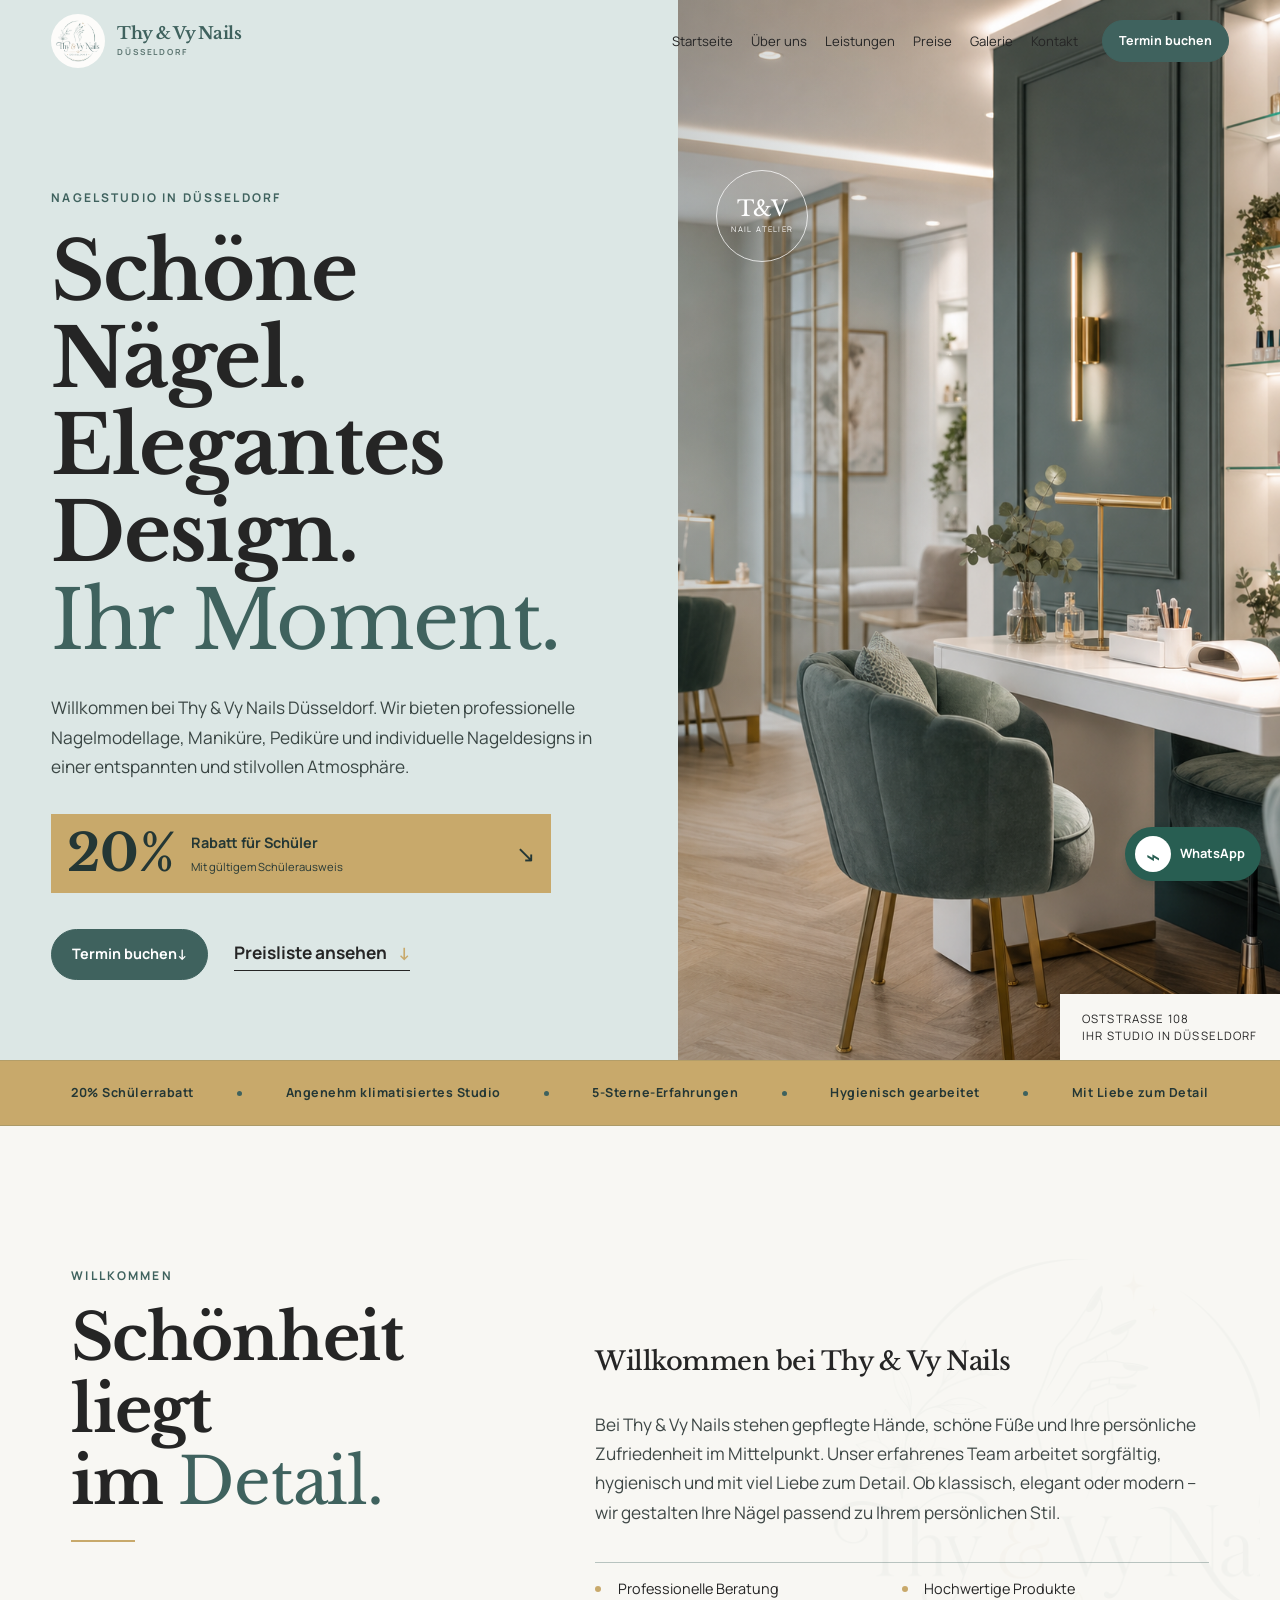
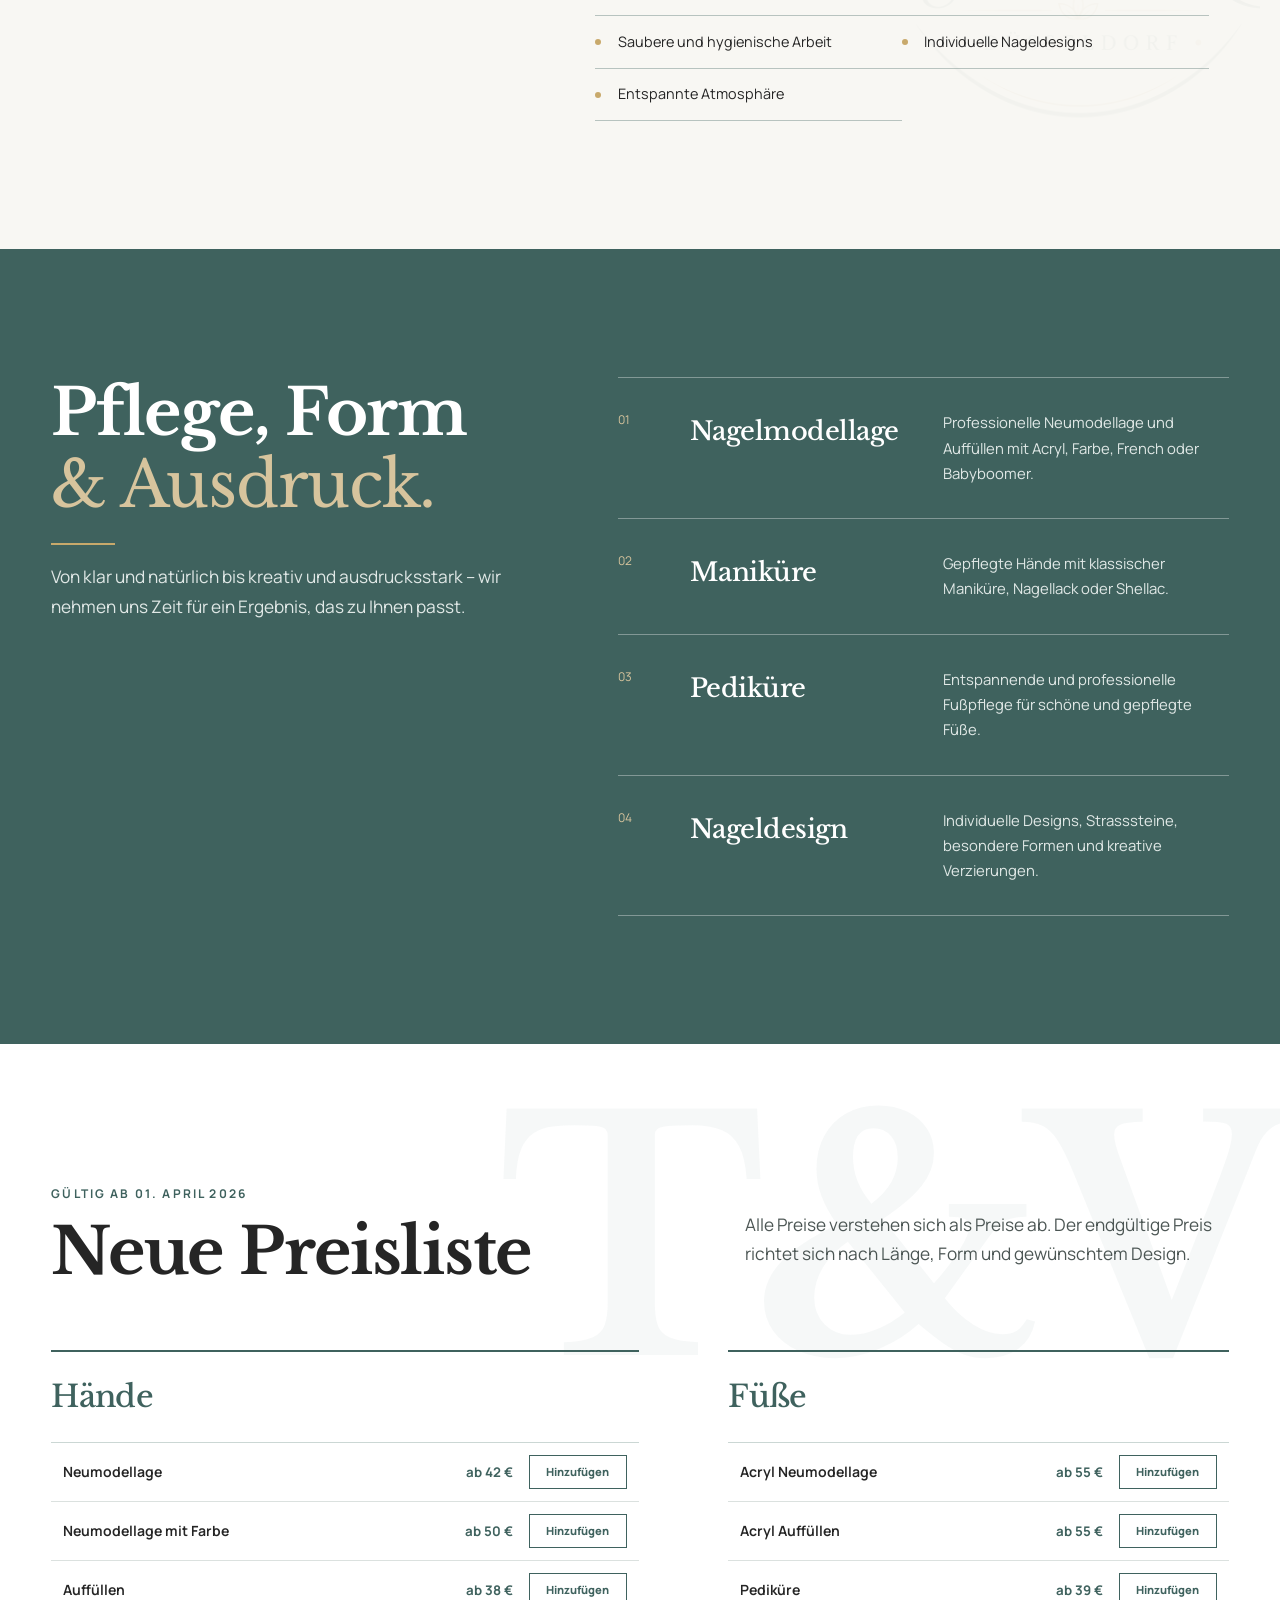
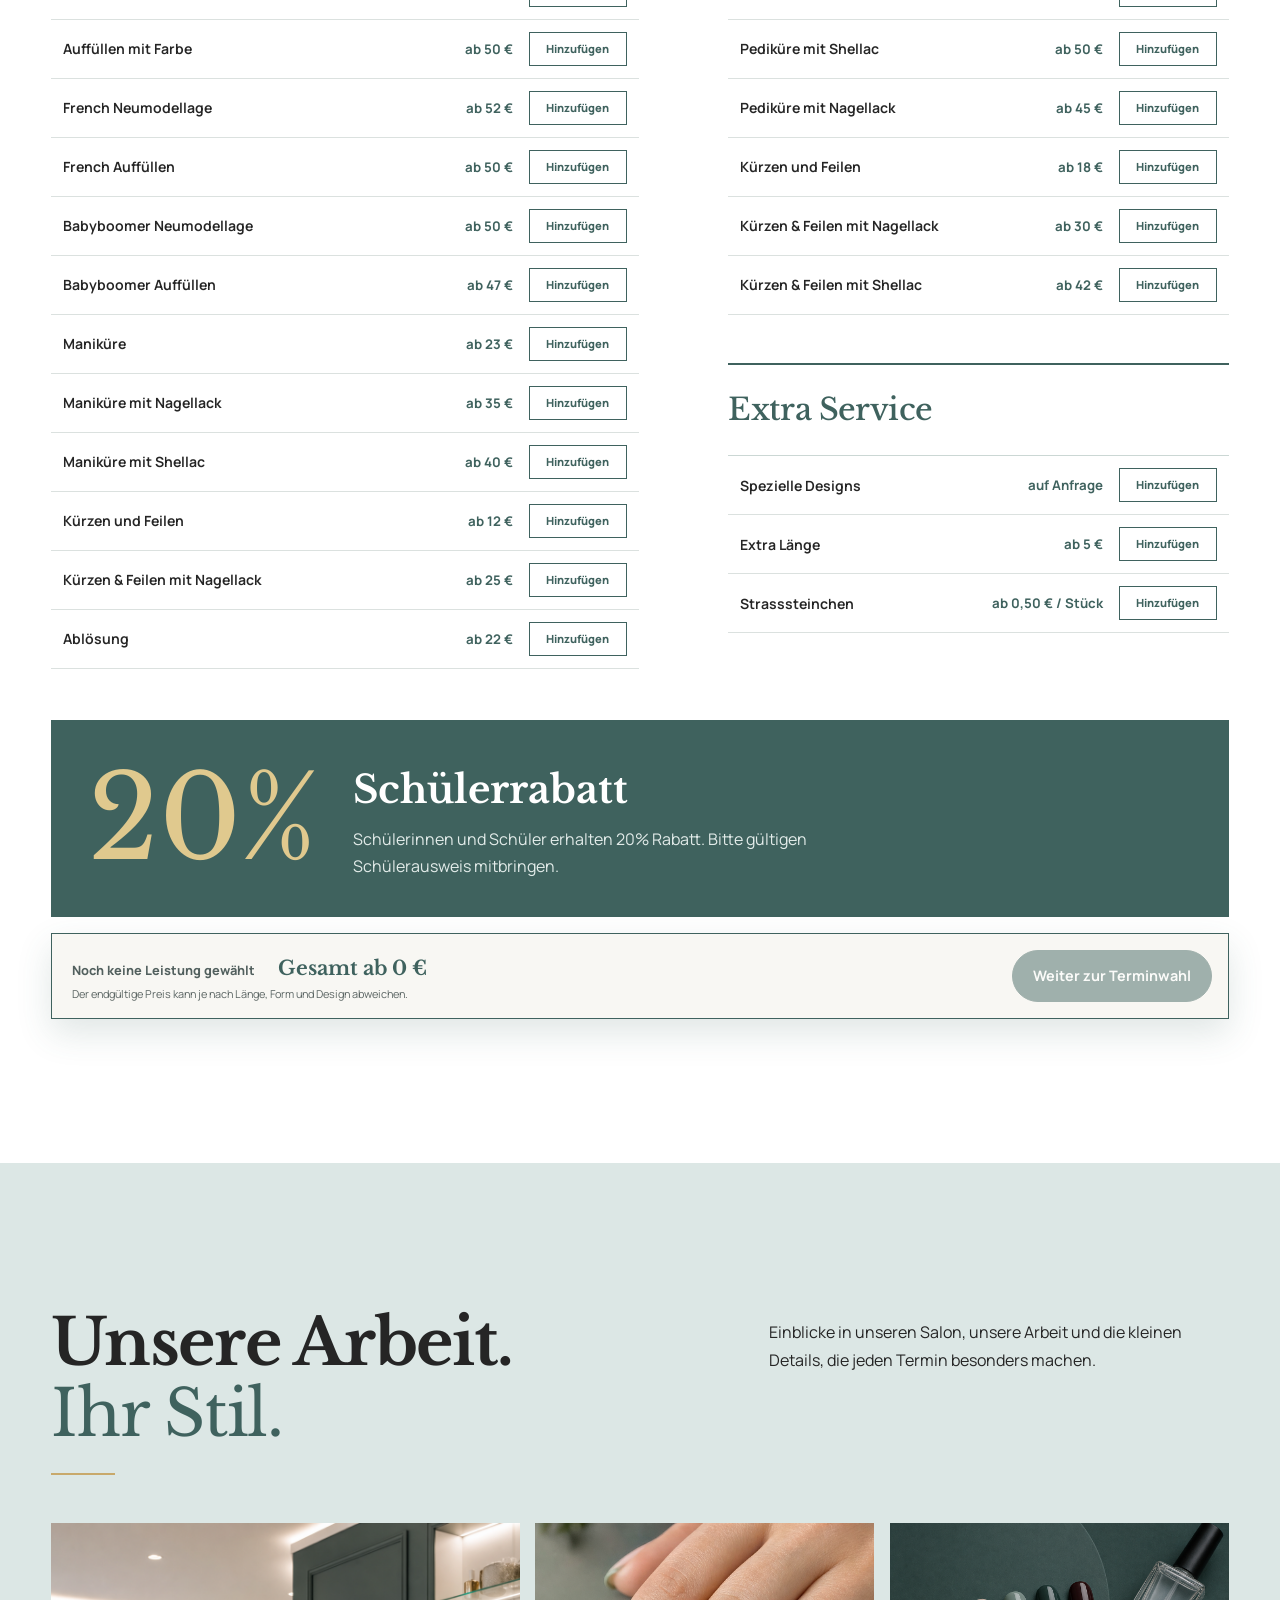
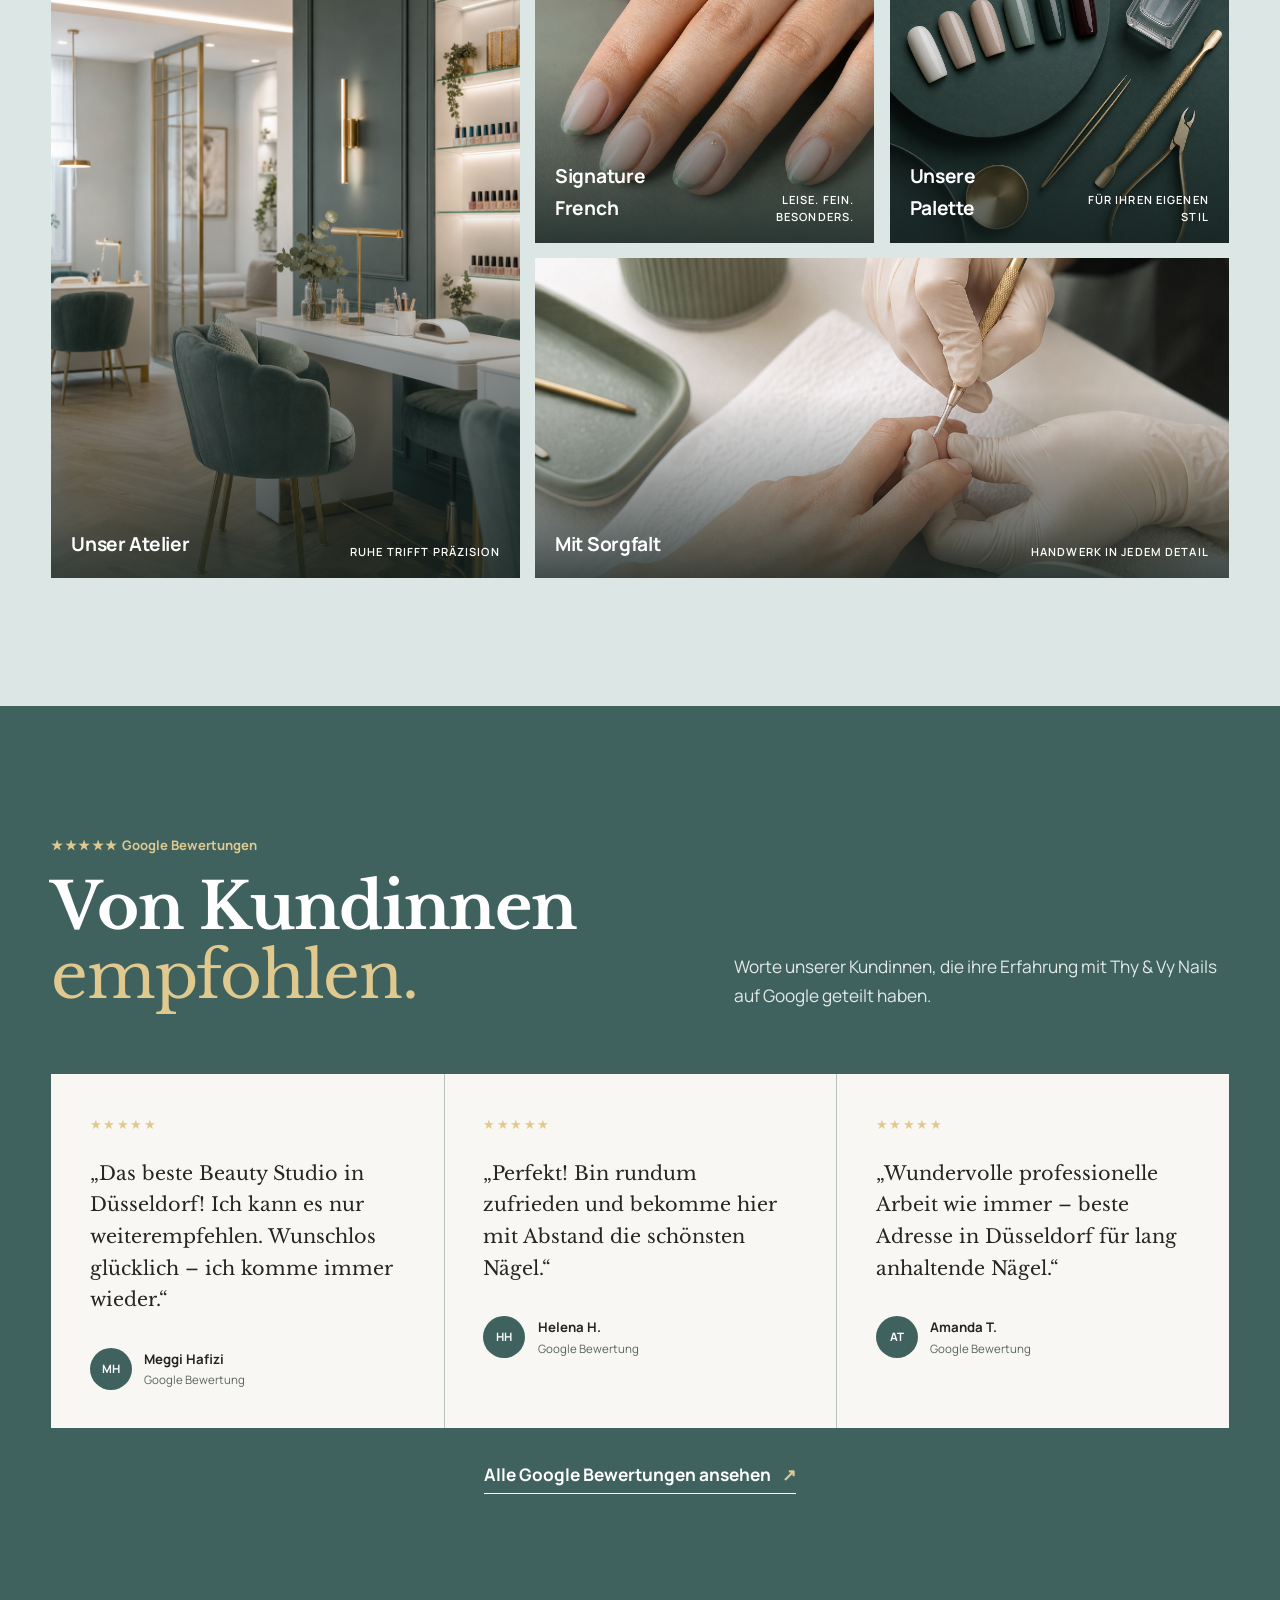
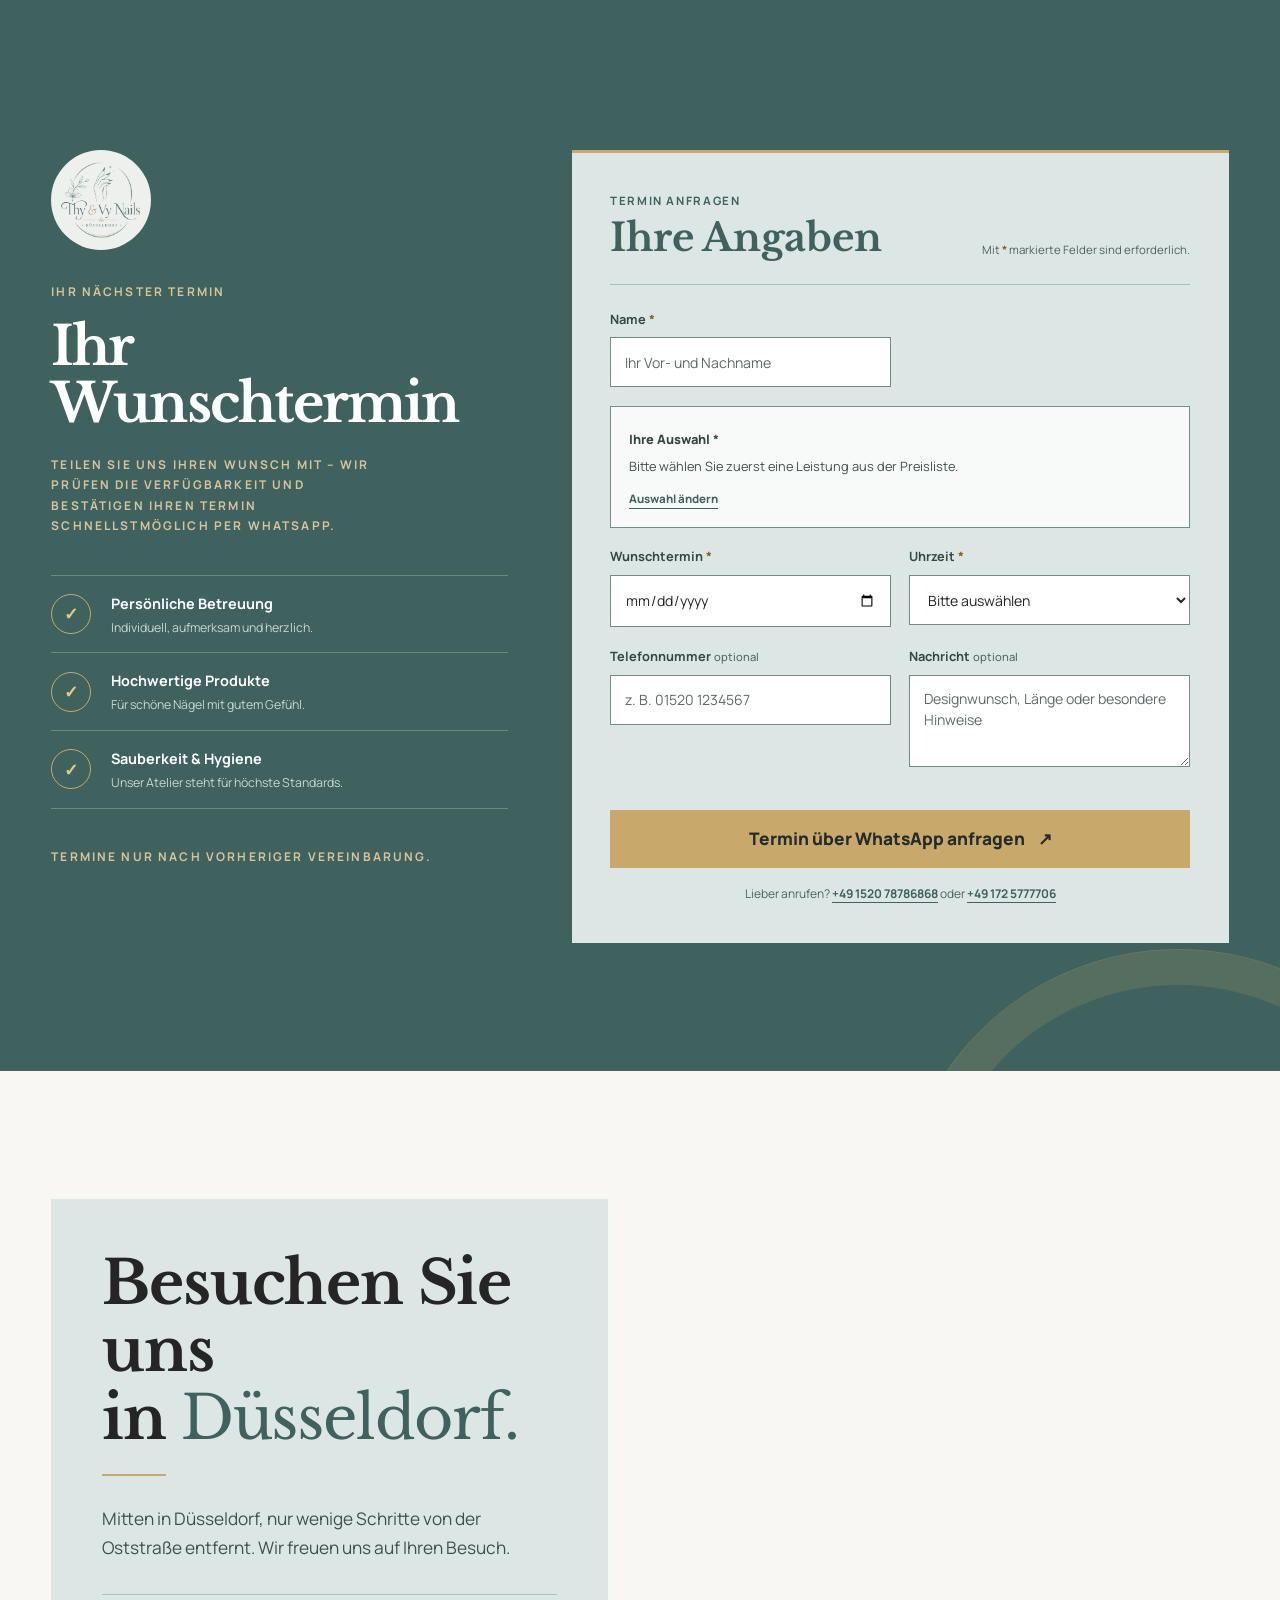
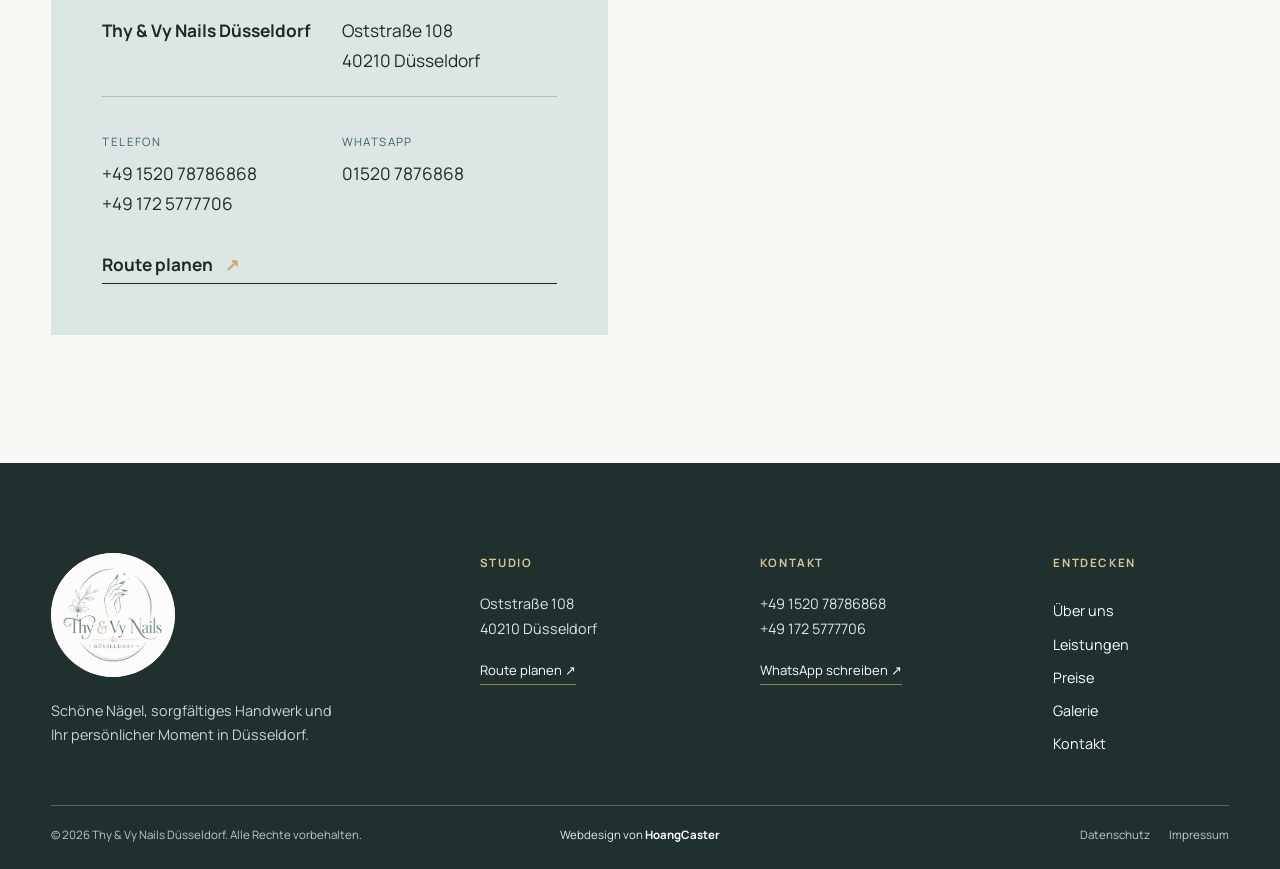
<file: index.html>
<!doctype html>
<html lang="de">
<head>
  <meta charset="utf-8">
  <meta name="viewport" content="width=device-width, initial-scale=1">
  <title>Thy &amp; Vy Nails Düsseldorf | Nagelstudio in Düsseldorf</title>
  <meta name="description" content="Professionelle Nagelmodellage, Maniküre, Pediküre und individuelles Nageldesign bei Thy & Vy Nails in Düsseldorf. Jetzt Termin vereinbaren.">
  <meta name="theme-color" content="#3F625E">
  <link rel="preconnect" href="https://fonts.googleapis.com">
  <link rel="preconnect" href="https://fonts.gstatic.com" crossorigin>
  <link rel="stylesheet" href="https://fonts.googleapis.com/css2?family=Libre+Baskerville:ital,wght@0,400;0,700;1,400&family=Manrope:wght@400;500;600;700&display=swap">
  <link rel="stylesheet" href="styles.css">
  <script src="script.js" defer></script>
</head>
<body>
  <a class="skip-link" href="#main">Zum Inhalt springen</a>
  <header class="site-header" id="site-header">
    <div class="nav-shell">
      <a class="brand-logo brand-logo-header" href="#startseite" aria-label="Thy und Vy Nails Startseite">
        <img src="logo.png" alt="Thy &amp; Vy Nails Düsseldorf">
        <span class="brand-lockup-copy"><b>Thy &amp; Vy Nails</b><small>Düsseldorf</small></span>
      </a>
      <nav class="desktop-nav" aria-label="Hauptnavigation">
        <a href="#startseite">Startseite</a><a href="#ueber-uns">Über uns</a><a href="#leistungen">Leistungen</a>
        <a href="#preise">Preise</a><a href="#galerie">Galerie</a><a href="#kontakt">Kontakt</a>
      </nav>
      <a class="button button-small header-cta" href="#termin">Termin buchen</a>
      <button class="menu-toggle" type="button" aria-label="Menü öffnen" aria-expanded="false" aria-controls="mobile-menu">
        <span></span><span></span>
      </button>
    </div>
    <nav class="mobile-menu" id="mobile-menu" aria-label="Mobile Navigation">
      <a href="#startseite">Startseite</a><a href="#ueber-uns">Über uns</a><a href="#leistungen">Leistungen</a>
      <a href="#preise">Preise</a><a href="#galerie">Galerie</a><a href="#kontakt">Kontakt</a>
      <a class="button" href="#termin">Termin buchen</a>
    </nav>
  </header>

  <main id="main">
    <section class="hero" id="startseite">
      <div class="hero-copy">
        <p class="hero-note">Nagelstudio in Düsseldorf</p>
        <h1>Schöne Nägel.<br>Elegantes Design.<br><em>Ihr Moment.</em></h1>
        <p class="hero-text">Willkommen bei Thy &amp; Vy Nails Düsseldorf. Wir bieten professionelle Nagelmodellage, Maniküre, Pediküre und individuelle Nageldesigns in einer entspannten und stilvollen Atmosphäre.</p>
        <a class="hero-offer" href="#preise" aria-label="Mehr über den Schülerrabatt erfahren">
          <strong>20%</strong>
          <span><b>Rabatt für Schüler</b><small>Mit gültigem Schülerausweis</small></span>
          <i aria-hidden="true">↘</i>
        </a>
        <div class="hero-actions">
          <a class="button" href="#termin">Termin buchen <span aria-hidden="true">↓</span></a>
          <a class="text-link" href="#preise">Preisliste ansehen <span aria-hidden="true">↓</span></a>
        </div>
      </div>
      <div class="hero-visual" aria-label="Blick in den Empfangsbereich von Thy und Vy Nails">
        <img src="images/hero-salon.png" alt="Eleganter Salonbereich in Eukalyptusgrün und Champagnergold">
        <p class="image-caption"><span>Oststraße 108</span><span>Ihr Studio in Düsseldorf</span></p>
        <span class="hero-seal" aria-hidden="true">T&amp;V<small>Nail Atelier</small></span>
      </div>
    </section>

    <div class="brand-rail" aria-label="Unsere Qualitätsversprechen">
      <div><span>20% Schülerrabatt</span><i></i><span>Angenehm klimatisiertes Studio</span><i></i><span>5-Sterne-Erfahrungen</span><i></i><span>Hygienisch gearbeitet</span><i></i><span>Mit Liebe zum Detail</span></div>
    </div>

    <section class="intro section" id="ueber-uns">
      <img class="intro-mark" src="logo.png" alt="" aria-hidden="true">
      <div class="section-heading reveal">
        <p>Willkommen</p>
        <h2>Schönheit liegt<br>im <em>Detail.</em></h2>
      </div>
      <div class="intro-content reveal">
        <h3>Willkommen bei Thy &amp; Vy Nails</h3>
        <p>Bei Thy &amp; Vy Nails stehen gepflegte Hände, schöne Füße und Ihre persönliche Zufriedenheit im Mittelpunkt. Unser erfahrenes Team arbeitet sorgfältig, hygienisch und mit viel Liebe zum Detail. Ob klassisch, elegant oder modern – wir gestalten Ihre Nägel passend zu Ihrem persönlichen Stil.</p>
        <ul class="benefit-list">
          <li>Professionelle Beratung</li><li>Hochwertige Produkte</li><li>Saubere und hygienische Arbeit</li>
          <li>Individuelle Nageldesigns</li><li>Entspannte Atmosphäre</li>
        </ul>
      </div>
    </section>

    <section class="services section" id="leistungen">
      <div class="services-lead reveal">
        <h2>Pflege, Form<br><em>&amp; Ausdruck.</em></h2>
        <p>Von klar und natürlich bis kreativ und ausdrucksstark – wir nehmen uns Zeit für ein Ergebnis, das zu Ihnen passt.</p>
      </div>
      <div class="service-list">
        <article class="service-row reveal"><span>01</span><h3>Nagelmodellage</h3><p>Professionelle Neumodellage und Auffüllen mit Acryl, Farbe, French oder Babyboomer.</p></article>
        <article class="service-row reveal"><span>02</span><h3>Maniküre</h3><p>Gepflegte Hände mit klassischer Maniküre, Nagellack oder Shellac.</p></article>
        <article class="service-row reveal"><span>03</span><h3>Pediküre</h3><p>Entspannende und professionelle Fußpflege für schöne und gepflegte Füße.</p></article>
        <article class="service-row reveal"><span>04</span><h3>Nageldesign</h3><p>Individuelle Designs, Strasssteine, besondere Formen und kreative Verzierungen.</p></article>
      </div>
    </section>

    <section class="pricing section" id="preise">
      <div class="pricing-head reveal">
        <div><p>Gültig ab 01. April 2026</p><h2>Neue Preisliste</h2></div>
        <p>Alle Preise verstehen sich als Preise ab. Der endgültige Preis richtet sich nach Länge, Form und gewünschtem Design.</p>
      </div>
      <div class="price-layout">
        <div class="price-group reveal">
          <h3>Hände</h3>
          <div class="menu-list">
            <div class="price-option"><input id="service-hand-1" type="checkbox" data-service="Neumodellage" data-price="42"><label for="service-hand-1"><span>Neumodellage</span><strong>ab 42 €</strong><i>Hinzufügen</i></label></div>
            <div class="price-option"><input id="service-hand-2" type="checkbox" data-service="Neumodellage mit Farbe" data-price="50"><label for="service-hand-2"><span>Neumodellage mit Farbe</span><strong>ab 50 €</strong><i>Hinzufügen</i></label></div>
            <div class="price-option"><input id="service-hand-3" type="checkbox" data-service="Auffüllen" data-price="38"><label for="service-hand-3"><span>Auffüllen</span><strong>ab 38 €</strong><i>Hinzufügen</i></label></div>
            <div class="price-option"><input id="service-hand-4" type="checkbox" data-service="Auffüllen mit Farbe" data-price="50"><label for="service-hand-4"><span>Auffüllen mit Farbe</span><strong>ab 50 €</strong><i>Hinzufügen</i></label></div>
            <div class="price-option"><input id="service-hand-5" type="checkbox" data-service="French Neumodellage" data-price="52"><label for="service-hand-5"><span>French Neumodellage</span><strong>ab 52 €</strong><i>Hinzufügen</i></label></div>
            <div class="price-option"><input id="service-hand-6" type="checkbox" data-service="French Auffüllen" data-price="50"><label for="service-hand-6"><span>French Auffüllen</span><strong>ab 50 €</strong><i>Hinzufügen</i></label></div>
            <div class="price-option"><input id="service-hand-7" type="checkbox" data-service="Babyboomer Neumodellage" data-price="50"><label for="service-hand-7"><span>Babyboomer Neumodellage</span><strong>ab 50 €</strong><i>Hinzufügen</i></label></div>
            <div class="price-option"><input id="service-hand-8" type="checkbox" data-service="Babyboomer Auffüllen" data-price="47"><label for="service-hand-8"><span>Babyboomer Auffüllen</span><strong>ab 47 €</strong><i>Hinzufügen</i></label></div>
            <div class="price-option"><input id="service-hand-9" type="checkbox" data-service="Maniküre" data-price="23"><label for="service-hand-9"><span>Maniküre</span><strong>ab 23 €</strong><i>Hinzufügen</i></label></div>
            <div class="price-option"><input id="service-hand-10" type="checkbox" data-service="Maniküre mit Nagellack" data-price="35"><label for="service-hand-10"><span>Maniküre mit Nagellack</span><strong>ab 35 €</strong><i>Hinzufügen</i></label></div>
            <div class="price-option"><input id="service-hand-11" type="checkbox" data-service="Maniküre mit Shellac" data-price="40"><label for="service-hand-11"><span>Maniküre mit Shellac</span><strong>ab 40 €</strong><i>Hinzufügen</i></label></div>
            <div class="price-option"><input id="service-hand-12" type="checkbox" data-service="Kürzen und Feilen (Hände)" data-price="12"><label for="service-hand-12"><span>Kürzen und Feilen</span><strong>ab 12 €</strong><i>Hinzufügen</i></label></div>
            <div class="price-option"><input id="service-hand-13" type="checkbox" data-service="Kürzen &amp; Feilen mit Nagellack (Hände)" data-price="25"><label for="service-hand-13"><span>Kürzen &amp; Feilen mit Nagellack</span><strong>ab 25 €</strong><i>Hinzufügen</i></label></div>
            <div class="price-option"><input id="service-hand-14" type="checkbox" data-service="Ablösung" data-price="22"><label for="service-hand-14"><span>Ablösung</span><strong>ab 22 €</strong><i>Hinzufügen</i></label></div>
          </div>
        </div>
        <div>
          <div class="price-group reveal">
            <h3>Füße</h3>
            <div class="menu-list">
              <div class="price-option"><input id="service-foot-1" type="checkbox" data-service="Acryl Neumodellage (Füße)" data-price="55"><label for="service-foot-1"><span>Acryl Neumodellage</span><strong>ab 55 €</strong><i>Hinzufügen</i></label></div>
              <div class="price-option"><input id="service-foot-2" type="checkbox" data-service="Acryl Auffüllen (Füße)" data-price="55"><label for="service-foot-2"><span>Acryl Auffüllen</span><strong>ab 55 €</strong><i>Hinzufügen</i></label></div>
              <div class="price-option"><input id="service-foot-3" type="checkbox" data-service="Pediküre" data-price="39"><label for="service-foot-3"><span>Pediküre</span><strong>ab 39 €</strong><i>Hinzufügen</i></label></div>
              <div class="price-option"><input id="service-foot-4" type="checkbox" data-service="Pediküre mit Shellac" data-price="50"><label for="service-foot-4"><span>Pediküre mit Shellac</span><strong>ab 50 €</strong><i>Hinzufügen</i></label></div>
              <div class="price-option"><input id="service-foot-5" type="checkbox" data-service="Pediküre mit Nagellack" data-price="45"><label for="service-foot-5"><span>Pediküre mit Nagellack</span><strong>ab 45 €</strong><i>Hinzufügen</i></label></div>
              <div class="price-option"><input id="service-foot-6" type="checkbox" data-service="Kürzen und Feilen (Füße)" data-price="18"><label for="service-foot-6"><span>Kürzen und Feilen</span><strong>ab 18 €</strong><i>Hinzufügen</i></label></div>
              <div class="price-option"><input id="service-foot-7" type="checkbox" data-service="Kürzen &amp; Feilen mit Nagellack (Füße)" data-price="30"><label for="service-foot-7"><span>Kürzen &amp; Feilen mit Nagellack</span><strong>ab 30 €</strong><i>Hinzufügen</i></label></div>
              <div class="price-option"><input id="service-foot-8" type="checkbox" data-service="Kürzen &amp; Feilen mit Shellac (Füße)" data-price="42"><label for="service-foot-8"><span>Kürzen &amp; Feilen mit Shellac</span><strong>ab 42 €</strong><i>Hinzufügen</i></label></div>
            </div>
          </div>
          <div class="price-group extra reveal">
            <h3>Extra Service</h3>
            <div class="menu-list">
              <div class="price-option"><input id="service-extra-1" type="checkbox" data-service="Spezielle Designs" data-price=""><label for="service-extra-1"><span>Spezielle Designs</span><strong>auf Anfrage</strong><i>Hinzufügen</i></label></div>
              <div class="price-option"><input id="service-extra-2" type="checkbox" data-service="Extra Länge" data-price="5"><label for="service-extra-2"><span>Extra Länge</span><strong>ab 5 €</strong><i>Hinzufügen</i></label></div>
              <div class="price-option"><input id="service-extra-3" type="checkbox" data-service="Strasssteinchen (1 Stück)" data-price="0.5"><label for="service-extra-3"><span>Strasssteinchen</span><strong>ab 0,50 € / Stück</strong><i>Hinzufügen</i></label></div>
            </div>
          </div>
        </div>
      </div>
      <aside class="student-offer reveal" aria-label="Schülerrabatt">
        <span class="student-offer-value">20%</span>
        <div>
          <strong>Schülerrabatt</strong>
          <p>Schülerinnen und Schüler erhalten 20% Rabatt. Bitte gültigen Schülerausweis mitbringen.</p>
        </div>
      </aside>
      <div class="service-cart" id="service-cart" aria-live="polite">
        <div><span id="cart-count">Noch keine Leistung gewählt</span><strong id="cart-total">Gesamt ab 0 €</strong><small>Der endgültige Preis kann je nach Länge, Form und Design abweichen.</small></div>
        <a class="button pricing-button is-disabled" id="continue-booking" href="#termin" aria-disabled="true">Weiter zur Terminwahl</a>
      </div>
    </section>

    <section class="gallery section" id="galerie">
      <div class="gallery-head reveal"><h2>Unsere Arbeit.<br><em>Ihr Stil.</em></h2><p>Einblicke in unseren Salon, unsere Arbeit und die kleinen Details, die jeden Termin besonders machen.</p></div>
      <div class="gallery-grid">
        <button class="gallery-item gallery-interior tall reveal" data-src="images/hero-salon.png"><img src="images/hero-salon.png" alt="Boutique-Interieur des Nagelstudios" loading="lazy"><span><b>Unser Atelier</b><small>Ruhe trifft Präzision</small></span></button>
        <button class="gallery-item gallery-detail reveal" data-src="images/nails-eucalyptus.png"><img src="images/nails-eucalyptus.png" alt="Milchige Maniküre mit feinen Eukalyptus-French-Spitzen" loading="lazy"><span><b>Signature French</b><small>Leise. Fein. Besonders.</small></span></button>
        <button class="gallery-item wide gallery-process reveal" data-src="images/manicure-process.png"><img src="images/manicure-process.png" alt="Professionelle und hygienische Maniküre im Studio" loading="lazy"><span><b>Mit Sorgfalt</b><small>Handwerk in jedem Detail</small></span></button>
        <button class="gallery-item gallery-still reveal" data-src="images/polish-still-life.png"><img src="images/polish-still-life.png" alt="Kuratierte Farbmuster und Manikürewerkzeuge in Eukalyptus und Gold" loading="lazy"><span><b>Unsere Palette</b><small>Für Ihren eigenen Stil</small></span></button>
      </div>
    </section>

    <section class="reviews section" id="bewertungen">
      <div class="reviews-head reveal">
        <div>
          <p class="reviews-kicker"><span aria-hidden="true">★★★★★</span> Google Bewertungen</p>
          <h2>Von Kundinnen<br><em>empfohlen.</em></h2>
        </div>
        <p>Worte unserer Kundinnen, die ihre Erfahrung mit Thy &amp; Vy Nails auf Google geteilt haben.</p>
      </div>
      <div class="review-list">
        <figure class="review-quote reveal">
          <div class="review-stars" aria-label="5 von 5 Sternen">★★★★★</div>
          <blockquote>„Das beste Beauty Studio in Düsseldorf! Ich kann es nur weiterempfehlen. Wunschlos glücklich – ich komme immer wieder.“</blockquote>
          <figcaption><span>MH</span><div><strong>Meggi Hafizi</strong><small>Google Bewertung</small></div></figcaption>
        </figure>
        <figure class="review-quote reveal">
          <div class="review-stars" aria-label="5 von 5 Sternen">★★★★★</div>
          <blockquote>„Perfekt! Bin rundum zufrieden und bekomme hier mit Abstand die schönsten Nägel.“</blockquote>
          <figcaption><span>HH</span><div><strong>Helena H.</strong><small>Google Bewertung</small></div></figcaption>
        </figure>
        <figure class="review-quote reveal">
          <div class="review-stars" aria-label="5 von 5 Sternen">★★★★★</div>
          <blockquote>„Wundervolle professionelle Arbeit wie immer – beste Adresse in Düsseldorf für lang anhaltende Nägel.“</blockquote>
          <figcaption><span>AT</span><div><strong>Amanda T.</strong><small>Google Bewertung</small></div></figcaption>
        </figure>
      </div>
      <a class="text-link reviews-link" href="https://www.google.com/maps/search/?api=1&amp;query=Thy%20%26%20Vy%20Nails%2C%20Oststra%C3%9Fe%20108%2C%2040210%20D%C3%BCsseldorf" target="_blank" rel="noopener">Alle Google Bewertungen ansehen <span aria-hidden="true">↗</span></a>
    </section>

    <section class="booking booking-form-section section" id="termin">
      <div class="booking-copy booking-intro reveal">
        <img class="booking-emblem" src="logo.png" alt="" aria-hidden="true">
        <p>Ihr nächster Termin</p>
        <h2>Ihr<br>Wunschtermin</h2>
        <p class="booking-description">Teilen Sie uns Ihren Wunsch mit – wir prüfen die Verfügbarkeit und bestätigen Ihren Termin schnellstmöglich per WhatsApp.</p>
        <ul class="booking-trust">
          <li><span aria-hidden="true">✓</span><div><strong>Persönliche Betreuung</strong><small>Individuell, aufmerksam und herzlich.</small></div></li>
          <li><span aria-hidden="true">✓</span><div><strong>Hochwertige Produkte</strong><small>Für schöne Nägel mit gutem Gefühl.</small></div></li>
          <li><span aria-hidden="true">✓</span><div><strong>Sauberkeit &amp; Hygiene</strong><small>Unser Atelier steht für höchste Standards.</small></div></li>
        </ul>
        <p class="booking-note">Termine nur nach vorheriger Vereinbarung.</p>
      </div>

      <form class="appointment-form reveal" id="appointment-form" novalidate>
        <div class="form-heading">
          <p>Termin anfragen</p>
          <h3>Ihre Angaben</h3>
          <span>Mit <b>*</b> markierte Felder sind erforderlich.</span>
        </div>
        <div class="form-grid">
          <label class="form-field">
            <span>Name <b>*</b></span>
            <input type="text" name="name" autocomplete="name" placeholder="Ihr Vor- und Nachname" required>
            <small class="field-error">Bitte geben Sie Ihren Namen ein.</small>
          </label>
          <div class="selected-services" id="selected-services">
            <span>Ihre Auswahl <b>*</b></span>
            <p id="selected-services-list">Bitte wählen Sie zuerst eine Leistung aus der Preisliste.</p>
            <a href="#preise">Auswahl ändern</a>
          </div>
          <label class="form-field">
            <span>Wunschtermin <b>*</b></span>
            <input type="date" name="date" required>
            <small class="field-error">Bitte wählen Sie ein Datum.</small>
          </label>
          <label class="form-field">
            <span>Uhrzeit <b>*</b></span>
            <select name="time" required>
              <option value="">Bitte auswählen</option>
              <option>09:00 Uhr</option><option>10:00 Uhr</option><option>11:00 Uhr</option>
              <option>12:00 Uhr</option><option>13:00 Uhr</option><option>14:00 Uhr</option>
              <option>15:00 Uhr</option><option>16:00 Uhr</option><option>17:00 Uhr</option>
              <option>18:00 Uhr</option>
            </select>
            <small class="field-error">Bitte wählen Sie eine Uhrzeit.</small>
          </label>
          <label class="form-field">
            <span>Telefonnummer <em>optional</em></span>
            <input type="tel" name="phone" autocomplete="tel" placeholder="z. B. 01520 1234567">
          </label>
          <label class="form-field">
            <span>Nachricht <em>optional</em></span>
            <textarea name="message" rows="3" placeholder="Designwunsch, Länge oder besondere Hinweise"></textarea>
          </label>
        </div>

        <div class="booking-preview" id="booking-preview" hidden aria-live="polite">
          <div class="preview-title"><span aria-hidden="true">◉</span><strong>WhatsApp-Vorschau</strong></div>
          <p id="preview-message"></p>
        </div>
        <p class="form-status" id="form-status" role="alert"></p>
        <button class="booking-submit" type="submit">
          <span>Termin über WhatsApp anfragen</span><span aria-hidden="true">↗</span>
        </button>
        <p class="booking-fallback">Lieber anrufen? <a href="tel:+49152078786868">+49 1520 78786868</a> oder <a href="tel:+491725777706">+49 172 5777706</a></p>
      </form>
    </section>

    <section class="contact section" id="kontakt">
      <div class="contact-info reveal">
        <h2>Besuchen Sie uns<br>in <em>Düsseldorf.</em></h2>
        <p class="contact-intro">Mitten in Düsseldorf, nur wenige Schritte von der Oststraße entfernt. Wir freuen uns auf Ihren Besuch.</p>
        <address>
          <strong>Thy &amp; Vy Nails Düsseldorf</strong>
          <a href="https://www.google.com/maps/search/?api=1&amp;query=Oststra%C3%9Fe+108%2C+40210+D%C3%BCsseldorf" target="_blank" rel="noopener">Oststraße 108<br>40210 Düsseldorf</a>
        </address>
        <div class="contact-lines">
          <p><span>Telefon</span><a href="tel:+49152078786868">+49 1520 78786868</a><a href="tel:+491725777706">+49 172 5777706</a></p>
          <p><span>WhatsApp</span><a href="https://wa.me/4915207876868" target="_blank" rel="noopener">01520 7876868</a></p>
        </div>
        <a class="text-link" href="https://www.google.com/maps/dir/?api=1&amp;destination=Oststra%C3%9Fe+108%2C+40210+D%C3%BCsseldorf" target="_blank" rel="noopener">Route planen <span aria-hidden="true">↗</span></a>
      </div>
      <div class="map reveal">
        <iframe title="Google Maps – Thy &amp; Vy Nails Düsseldorf" src="https://www.google.com/maps?q=Oststra%C3%9Fe%20108%2C%2040210%20D%C3%BCsseldorf&amp;output=embed" loading="lazy" referrerpolicy="no-referrer-when-downgrade"></iframe>
      </div>
    </section>
  </main>

  <footer>
    <div class="footer-main">
      <div class="footer-brand">
        <a class="brand-logo brand-logo-footer" href="#startseite" aria-label="Thy und Vy Nails Startseite"><img src="logo.png" alt="Thy &amp; Vy Nails Düsseldorf"></a>
        <p>Schöne Nägel, sorgfältiges Handwerk und Ihr persönlicher Moment in Düsseldorf.</p>
      </div>
      <div class="footer-block">
        <h3>Studio</h3>
        <p><a href="https://www.google.com/maps/search/?api=1&amp;query=Oststra%C3%9Fe+108%2C+40210+D%C3%BCsseldorf" target="_blank" rel="noopener">Oststraße 108<br>40210 Düsseldorf</a></p>
        <a class="footer-inline-link" href="https://www.google.com/maps/dir/?api=1&amp;destination=Oststra%C3%9Fe+108%2C+40210+D%C3%BCsseldorf" target="_blank" rel="noopener">Route planen ↗</a>
      </div>
      <div class="footer-block">
        <h3>Kontakt</h3>
        <p><a href="tel:+49152078786868">+49 1520 78786868</a><br><a href="tel:+491725777706">+49 172 5777706</a></p>
        <a class="footer-inline-link" href="https://wa.me/4915207876868" target="_blank" rel="noopener">WhatsApp schreiben ↗</a>
      </div>
      <nav class="footer-block" aria-label="Fußnavigation"><h3>Entdecken</h3><a href="#ueber-uns">Über uns</a><a href="#leistungen">Leistungen</a><a href="#preise">Preise</a><a href="#galerie">Galerie</a><a href="#kontakt">Kontakt</a></nav>
    </div>
    <div class="footer-legal">
      <p>© 2026 Thy &amp; Vy Nails Düsseldorf. Alle Rechte vorbehalten.</p>
      <p class="footer-credit">Webdesign von <strong>HoangCaster</strong></p>
      <p><a href="datenschutz.html">Datenschutz</a><a href="impressum.html">Impressum</a></p>
    </div>
  </footer>

  <a class="whatsapp-float" href="https://wa.me/4915207876868?text=Hallo%20Thy%20%26%20Vy%20Nails%2C%20ich%20m%C3%B6chte%20gerne%20einen%20Termin%20vereinbaren." target="_blank" rel="noopener" aria-label="Termin über WhatsApp vereinbaren">
    <span aria-hidden="true">⌁</span><b>WhatsApp</b>
  </a>
  <dialog class="lightbox" aria-label="Galeriebild">
    <button class="lightbox-close" type="button" aria-label="Galerie schließen">×</button>
    <div class="lightbox-frame"><img src="images/hero-salon.png" alt="Vergrößerte Galerieansicht"></div>
  </dialog>
</body>
</html>
</file>
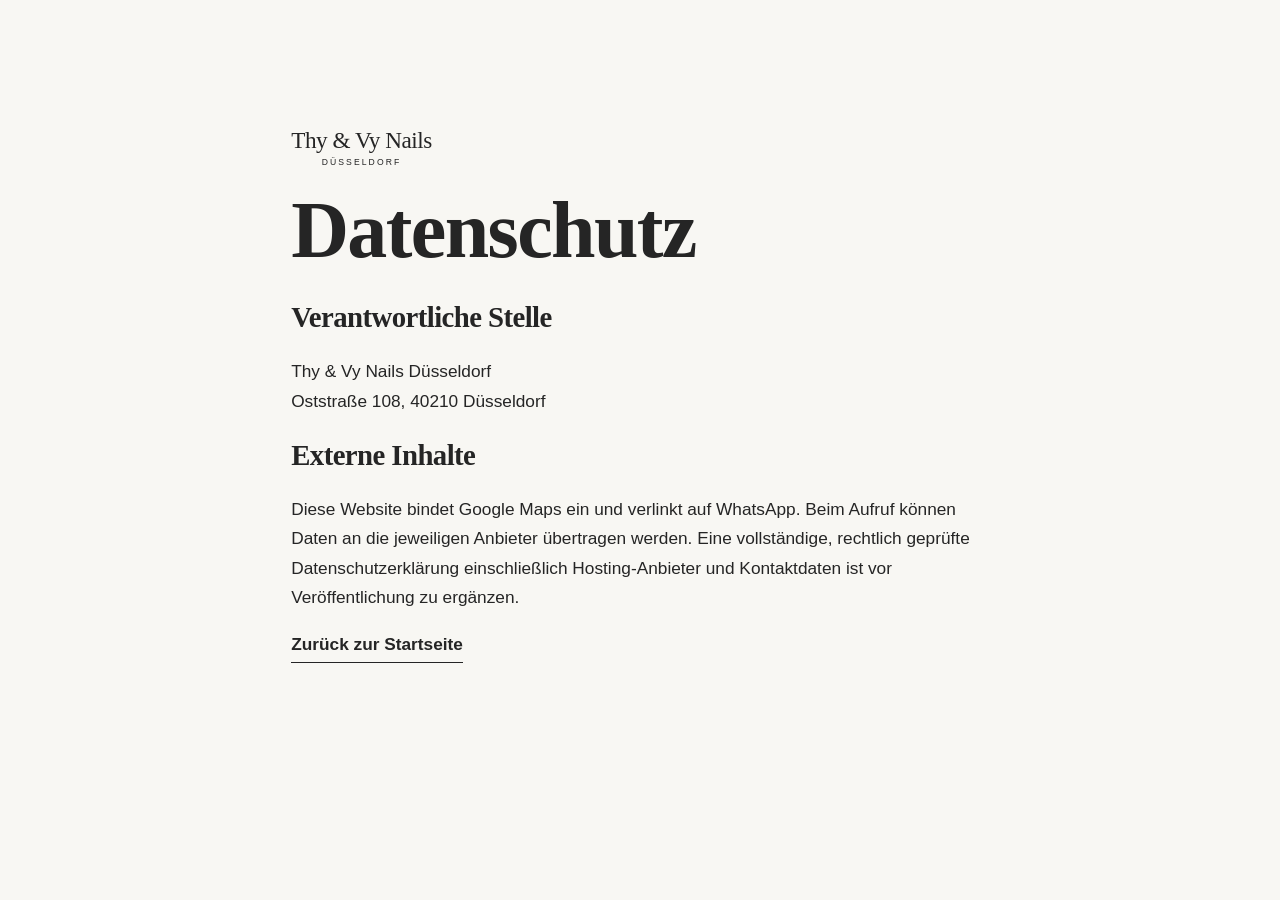
<file: datenschutz.html>
<!doctype html><html lang="de"><head><meta charset="utf-8"><meta name="viewport" content="width=device-width,initial-scale=1"><title>Datenschutz | Thy &amp; Vy Nails Düsseldorf</title><link rel="stylesheet" href="styles.css"></head><body><main class="section" style="max-width:800px;margin:auto"><a class="wordmark" href="index.html"><span>Thy &amp; Vy Nails</span><small>Düsseldorf</small></a><h1 style="font-size:clamp(3rem,7vw,5rem)">Datenschutz</h1><h2 style="font-size:1.8rem">Verantwortliche Stelle</h2><p>Thy &amp; Vy Nails Düsseldorf<br>Oststraße 108, 40210 Düsseldorf</p><h2 style="font-size:1.8rem">Externe Inhalte</h2><p>Diese Website bindet Google Maps ein und verlinkt auf WhatsApp. Beim Aufruf können Daten an die jeweiligen Anbieter übertragen werden. Eine vollständige, rechtlich geprüfte Datenschutzerklärung einschließlich Hosting-Anbieter und Kontaktdaten ist vor Veröffentlichung zu ergänzen.</p><a class="text-link" href="index.html">Zurück zur Startseite</a></main></body></html>
</file>
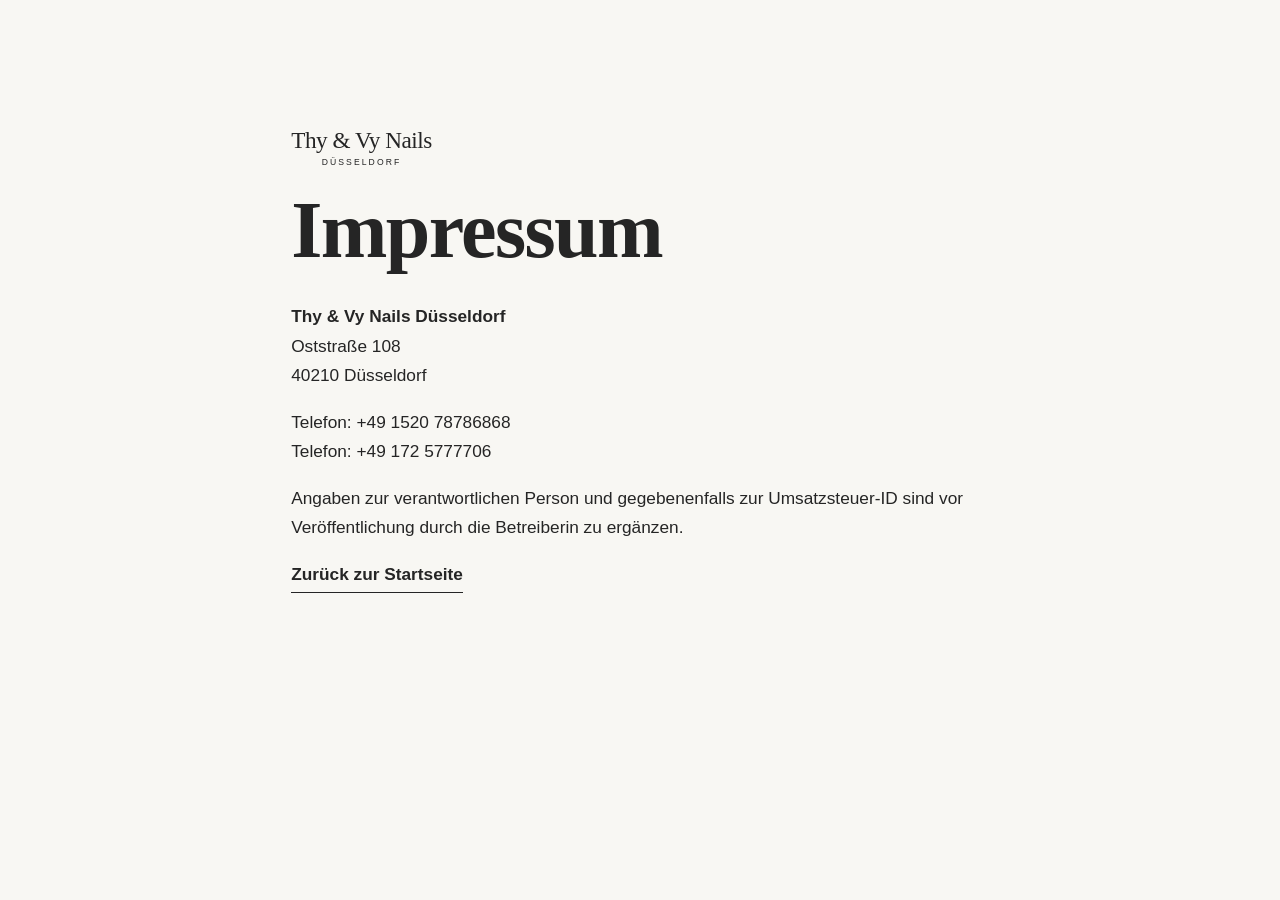
<file: impressum.html>
<!doctype html><html lang="de"><head><meta charset="utf-8"><meta name="viewport" content="width=device-width,initial-scale=1"><title>Impressum | Thy &amp; Vy Nails Düsseldorf</title><link rel="stylesheet" href="styles.css"></head><body><main class="section" style="max-width:800px;margin:auto"><a class="wordmark" href="index.html"><span>Thy &amp; Vy Nails</span><small>Düsseldorf</small></a><h1 style="font-size:clamp(3rem,7vw,5rem)">Impressum</h1><p><strong>Thy &amp; Vy Nails Düsseldorf</strong><br>Oststraße 108<br>40210 Düsseldorf</p><p>Telefon: <a href="tel:+49152078786868">+49 1520 78786868</a><br>Telefon: <a href="tel:+491725777706">+49 172 5777706</a></p><p>Angaben zur verantwortlichen Person und gegebenenfalls zur Umsatzsteuer-ID sind vor Veröffentlichung durch die Betreiberin zu ergänzen.</p><a class="text-link" href="index.html">Zurück zur Startseite</a></main></body></html>
</file>
<file: styles.css>
:root{--green:#6f8f8b;--deep:#3f625e;--pale:#dce7e5;--canvas:#f8f7f3;--ink:#252525;--gold:#c8a96b;--white:#fff;--serif:"Libre Baskerville",Georgia,serif;--sans:"Manrope",Arial,sans-serif;--max:1240px;--pad:clamp(1.25rem,4vw,4rem);--section:clamp(5rem,10vw,9rem);--ease:cubic-bezier(.22,1,.36,1)}
*{box-sizing:border-box}html{scroll-behavior:smooth;scroll-padding-top:92px}body{margin:0;background:var(--canvas);color:var(--ink);font-family:var(--sans);font-size:clamp(1rem,.3vw + .92rem,1.08rem);line-height:1.7}body.menu-open{overflow:hidden}a{color:inherit;text-decoration:none}img{display:block;max-width:100%}button{font:inherit;color:inherit}.skip-link{position:fixed;top:.5rem;left:.5rem;z-index:100;background:var(--ink);color:#fff;padding:.75rem 1rem;transform:translateY(-150%)}.skip-link:focus{transform:none}.site-header{position:fixed;inset:0 0 auto;z-index:30;transition:background .3s var(--ease),box-shadow .3s}.site-header.scrolled,.site-header.open{background:rgba(248,247,243,.96);box-shadow:0 4px 8px rgba(37,37,37,.07)}.nav-shell{height:82px;max-width:calc(var(--max) + var(--pad)*2);margin:auto;padding:0 var(--pad);display:flex;align-items:center;gap:1.5rem}.wordmark{display:inline-flex;flex-direction:column;line-height:1;min-width:max-content}.wordmark span{font-family:var(--serif);font-size:1.45rem;font-weight:500;letter-spacing:-.03em}.wordmark small{text-align:center;margin-top:.35rem;text-transform:uppercase;letter-spacing:.24em;font-size:.54rem}.desktop-nav{margin-left:auto;display:flex;align-items:center;gap:clamp(.8rem,1.4vw,1.5rem);font-size:.82rem}.desktop-nav a{position:relative}.desktop-nav a:after{content:"";position:absolute;left:0;right:100%;bottom:-.35rem;height:1px;background:var(--deep);transition:right .3s var(--ease)}.desktop-nav a:hover:after,.desktop-nav a:focus-visible:after{right:0}.button{min-height:48px;padding:.78rem 1.25rem;display:inline-flex;align-items:center;justify-content:center;border:1px solid var(--deep);border-radius:999px;background:var(--deep);color:#fff;font-weight:700;font-size:.9rem;transition:transform .25s var(--ease),background .25s,color .25s}.button:hover{transform:translateY(-2px);background:#31504d}.button-small{min-height:42px;padding:.58rem 1rem;font-size:.78rem}.menu-toggle,.mobile-menu{display:none}.hero{min-height:100dvh;display:grid;grid-template-columns:minmax(0,1.02fr) minmax(380px,.98fr);padding-left:max(var(--pad),calc((100vw - var(--max))/2));background:var(--pale)}.hero-copy{padding:clamp(8rem,14vw,11rem) var(--pad) 5rem 0;align-self:center}.hero-note,.section-heading>p,.pricing-head>div>p,.booking-copy>p{font-size:.75rem;text-transform:uppercase;letter-spacing:.18em;font-weight:700;color:var(--deep)}h1,h2{font-family:var(--serif);font-weight:500;line-height:.98;letter-spacing:-.035em;text-wrap:balance}h1{font-size:clamp(3.1rem,6.3vw,5.8rem);margin:1.3rem 0 1.8rem}em{color:var(--deep);font-weight:400}.hero-text{max-width:58ch;color:#3a4644}.hero-actions{display:flex;align-items:center;gap:1.6rem;margin-top:2.2rem;flex-wrap:wrap}.text-link{display:inline-flex;align-items:center;gap:.7rem;font-weight:700;border-bottom:1px solid currentColor;padding-bottom:.2rem}.text-link span{color:var(--gold)}.hero-visual{position:relative;overflow:hidden;min-height:100dvh;background:var(--green)}.hero-visual>img{position:absolute;width:100%;height:205%;top:-50%;object-fit:cover;object-position:50% 51%}.hero-visual:after{content:"";position:absolute;inset:0;background:linear-gradient(90deg,rgba(63,98,94,.16),transparent 40%)}.image-caption{position:absolute;z-index:2;right:0;bottom:0;margin:0;background:var(--canvas);padding:1rem 1.4rem;font-size:.72rem;line-height:1.5;text-transform:uppercase;letter-spacing:.1em}.image-caption span{display:block}.section{padding:var(--section) var(--pad)}.intro,.services,.pricing>*,.gallery>*,.contact>*{max-width:var(--max);margin-left:auto;margin-right:auto}.intro{display:grid;grid-template-columns:.8fr 1.2fr;gap:clamp(3rem,9vw,9rem)}.section-heading h2,.services h2,.gallery h2,.contact h2{font-size:clamp(2.6rem,5vw,4.8rem);margin:1rem 0 0}.intro-content{padding-top:3.8rem;max-width:670px}.intro-content h3{font-family:var(--serif);font-weight:500;font-size:1.6rem}.intro-content>p{max-width:62ch;color:#3e4746}.benefit-list{list-style:none;padding:0;margin:2.2rem 0 0;display:grid;grid-template-columns:1fr 1fr;border-top:1px solid rgba(63,98,94,.35)}.benefit-list li{padding:.85rem .5rem .85rem 1.4rem;border-bottom:1px solid rgba(63,98,94,.35);position:relative;font-size:.9rem}.benefit-list li:before{content:"";width:6px;height:6px;border-radius:50%;background:var(--gold);position:absolute;left:0;top:1.45rem}.services{max-width:none;background:var(--deep);color:#fff;display:grid;grid-template-columns:.85fr 1.15fr;gap:clamp(3rem,9vw,10rem);padding-left:max(var(--pad),calc((100vw - var(--max))/2));padding-right:max(var(--pad),calc((100vw - var(--max))/2))}.services-lead{position:sticky;top:130px;align-self:start}.services h2{margin-top:0}.services h2 em{color:#d7c49d}.services-lead p{max-width:42ch;color:#e0e8e6}.service-list{border-top:1px solid rgba(255,255,255,.35)}.service-row{display:grid;grid-template-columns:3rem .8fr 1fr;gap:1.5rem;padding:2rem 0;border-bottom:1px solid rgba(255,255,255,.35);align-items:start}.service-row>span{color:#d7c49d;font-size:.75rem}.service-row h3{font-family:var(--serif);font-weight:500;font-size:1.6rem;margin:0}.service-row p{margin:0;color:#e0e8e6;font-size:.93rem}.pricing{background:#fff}.pricing-head{display:grid;grid-template-columns:1fr .75fr;gap:3rem;align-items:end;margin-bottom:4rem}.pricing-head h2{font-size:clamp(2.6rem,5vw,4.8rem);margin:.5rem 0 0}.pricing-head>p{color:#4c5654;max-width:54ch}.price-layout{display:grid;grid-template-columns:1.08fr .92fr;gap:clamp(2rem,7vw,7rem)}.price-group{border-top:2px solid var(--deep);padding-top:1rem}.price-group h3{font-family:var(--serif);font-size:1.9rem;font-weight:500;margin:.2rem 0 1.2rem;color:var(--deep)}.price-group dl{margin:0}.price-group dl div{display:flex;justify-content:space-between;gap:1rem;padding:.62rem 0;border-bottom:1px solid #dbe1df}.price-group dt{font-size:.9rem}.price-group dd{margin:0;white-space:nowrap;font-weight:700;font-size:.9rem}.price-group.extra{margin-top:3rem}.pricing-button{margin-top:3rem}.gallery{background:var(--pale)}.gallery-head{display:flex;justify-content:space-between;gap:2rem;align-items:end;margin-bottom:3rem}.gallery-head p{max-width:46ch}.gallery-grid{display:grid;grid-template-columns:1.2fr .8fr .8fr;grid-template-rows:340px 300px;gap:1rem}.gallery-item{border:0;padding:0;overflow:hidden;background:var(--green);cursor:zoom-in}.gallery-item img{width:100%;height:100%;object-fit:cover;transition:transform .7s var(--ease)}.gallery-item:hover img{transform:scale(1.035)}.gallery-item.tall{grid-row:span 2}.gallery-item.wide{grid-column:span 2}.gallery-item.salon-photo img{height:205%;transform:translateY(-50%);object-position:50% 51%}.gallery-item.salon-photo:hover img{transform:translateY(-50%) scale(1.035)}.booking{max-width:none;background:var(--deep);color:#fff;display:grid;grid-template-columns:1.1fr .9fr;gap:clamp(3rem,9vw,10rem);padding-left:max(var(--pad),calc((100vw - var(--max))/2));padding-right:max(var(--pad),calc((100vw - var(--max))/2))}.booking h2{font-size:clamp(3rem,6vw,5.8rem);margin:1.2rem 0 2rem}.booking-copy>p{color:#d7c49d}.booking-copy>span{font-size:.85rem;color:#dce7e5}.booking-actions{align-self:center;display:flex;flex-direction:column;align-items:flex-start}.booking-actions>p{max-width:44ch;margin-bottom:1.5rem;color:#e1e9e7}.button-light{background:#fff;color:var(--deep);border-color:#fff;margin-bottom:1.5rem}.button-light:hover{background:var(--pale)}.booking-phone{width:100%;display:flex;justify-content:space-between;padding:1rem 0;border-bottom:1px solid rgba(255,255,255,.32);font-family:var(--serif);font-size:1.35rem}.booking-phone span{font-family:var(--sans);font-size:.75rem;text-transform:uppercase;letter-spacing:.1em;color:#dce7e5}.contact{display:grid;grid-template-columns:.85fr 1.15fr;gap:clamp(3rem,7vw,7rem);background:var(--canvas)}.contact-info address{font-style:normal;margin:2.5rem 0}.contact-info address strong,.contact-info address a{display:block}.contact-info address a{margin-top:.7rem}.contact-lines{display:grid;grid-template-columns:1fr 1fr;gap:1.5rem;margin:2rem 0}.contact-lines p{display:flex;flex-direction:column;margin:0}.contact-lines span{font-size:.72rem;text-transform:uppercase;letter-spacing:.12em;color:var(--deep);margin-bottom:.5rem}.map{min-height:580px}.map iframe{width:100%;height:100%;border:0;filter:saturate(.65) contrast(.95)}footer{background:#1f302e;color:#fff;padding:4rem var(--pad) 1.5rem}.footer-main,.footer-legal{max-width:var(--max);margin:auto}.footer-main{display:grid;grid-template-columns:1.3fr .8fr .8fr .7fr;gap:2rem;align-items:start}.footer-main p{margin:0;color:#dbe5e3;font-size:.9rem}.footer-main nav{display:flex;flex-direction:column;gap:.4rem;font-size:.9rem}.footer-legal{margin-top:4rem;padding-top:1.2rem;border-top:1px solid rgba(255,255,255,.25);display:flex;justify-content:space-between;gap:1rem;font-size:.72rem;color:#b9cac7}.footer-legal p{margin:0}.footer-legal a{margin-left:1.2rem}.whatsapp-float{position:fixed;right:1.2rem;bottom:1.2rem;z-index:20;min-height:50px;padding:.55rem 1rem .55rem .65rem;border-radius:999px;background:#285e52;color:white;display:flex;align-items:center;gap:.55rem;box-shadow:0 5px 8px rgba(18,46,40,.18);font-size:.8rem}.whatsapp-float span{width:36px;height:36px;background:white;color:#285e52;border-radius:50%;display:grid;place-items:center;font-size:1.5rem}.lightbox{width:min(92vw,1100px);height:min(88vh,800px);padding:0;border:0;background:#13201f}.lightbox::backdrop{background:rgba(20,30,29,.88)}.lightbox-frame{width:100%;height:100%;overflow:hidden}.lightbox img{width:100%;height:100%;object-fit:contain}.lightbox img.salon-expanded{height:205%;transform:translateY(-50%);object-position:center}.lightbox-close{position:absolute;right:.8rem;top:.8rem;z-index:2;width:44px;height:44px;border-radius:50%;border:0;background:#fff;cursor:pointer;font-size:1.6rem}.reveal{transition:transform .7s var(--ease),opacity .7s var(--ease)}.js .reveal:not(.in-view){opacity:.01;transform:translateY(24px)}:focus-visible{outline:3px solid var(--gold);outline-offset:4px}
@media(max-width:980px){.desktop-nav,.header-cta{display:none}.menu-toggle{display:grid;margin-left:auto;width:46px;height:46px;border:0;background:transparent;place-content:center;gap:6px}.menu-toggle span{width:25px;height:1px;background:var(--ink);transition:.3s}.site-header.open .menu-toggle span:first-child{transform:translateY(3.5px) rotate(45deg)}.site-header.open .menu-toggle span:last-child{transform:translateY(-3.5px) rotate(-45deg)}.mobile-menu{display:flex;position:fixed;inset:82px 0 auto;background:var(--canvas);padding:1rem var(--pad) 2rem;flex-direction:column;transform:translateY(-130%);transition:transform .4s var(--ease);z-index:-1}.site-header.open .mobile-menu{transform:none}.mobile-menu>a:not(.button){padding:.75rem 0;border-bottom:1px solid #d6dfdd}.mobile-menu .button{margin-top:1rem}.hero{grid-template-columns:1fr;padding-left:var(--pad);padding-right:var(--pad);padding-bottom:var(--pad)}.hero-copy{padding:8.5rem 0 3rem}.hero-visual{min-height:56vh}.intro,.services,.booking,.contact{grid-template-columns:1fr}.services-lead{position:static}.pricing-head{grid-template-columns:1fr}.gallery-grid{grid-template-columns:1fr 1fr;grid-template-rows:380px 260px}.gallery-item.wide{grid-column:auto}.gallery-item.tall{grid-row:span 2}.contact-info{padding-bottom:0}.map{min-height:450px}.footer-main{grid-template-columns:1fr 1fr}.price-layout{gap:3rem}}
@media(max-width:680px){.nav-shell{height:72px}.mobile-menu{inset:72px 0 auto}.hero-actions{align-items:flex-start;flex-direction:column}.hero-visual{min-height:460px}.hero-visual>img{height:205%;top:-50%}.intro-content{padding-top:0}.benefit-list{grid-template-columns:1fr}.service-row{grid-template-columns:2rem 1fr;gap:.8rem}.service-row p{grid-column:2}.price-layout{grid-template-columns:1fr}.pricing-head{margin-bottom:2.5rem}.gallery-head{display:block}.gallery-grid{grid-template-columns:1fr;grid-template-rows:none}.gallery-item,.gallery-item.tall,.gallery-item.wide{height:320px;grid-row:auto;grid-column:auto}.gallery-item.salon-photo{height:440px}.booking-phone{font-size:1.15rem}.contact-lines{grid-template-columns:1fr}.map{min-height:350px}.footer-main{grid-template-columns:1fr}.footer-legal{display:block}.footer-legal p+ p{margin-top:.6rem}.footer-legal a{margin:0 1.2rem 0 0}.whatsapp-float b{display:none}.whatsapp-float{padding:.45rem}.gallery{overflow:hidden}}
@media(prefers-reduced-motion:reduce){html{scroll-behavior:auto}*,*:before,*:after{animation-duration:.01ms!important;transition-duration:.01ms!important}.js .reveal:not(.in-view){opacity:1;transform:none}}

/* Custom quiet-couture image direction */
.hero-visual>img{inset:0;top:0;width:100%;height:100%;object-fit:cover;object-position:52% center}
.hero-visual:after{background:linear-gradient(90deg,rgba(31,48,46,.22),transparent 44%)}
.hero-seal{position:absolute;z-index:2;top:16%;left:clamp(1rem,3vw,2.4rem);width:92px;height:92px;border:1px solid rgba(255,255,255,.75);border-radius:50%;display:grid;place-content:center;text-align:center;color:#fff;font-family:var(--serif);font-size:1.35rem;line-height:1}
.hero-seal small{display:block;margin-top:.42rem;font-family:var(--sans);font-size:.48rem;letter-spacing:.16em;text-transform:uppercase}
.gallery-item{position:relative;text-align:left}
.gallery-item:after{content:"";position:absolute;inset:42% 0 0;background:linear-gradient(transparent,rgba(20,34,32,.8));pointer-events:none}
.gallery-item img{transition:transform .7s var(--ease),filter .7s var(--ease)}
.gallery-item>span{position:absolute;z-index:2;left:1.25rem;right:1.25rem;bottom:1.1rem;color:#fff;display:flex;justify-content:space-between;gap:1rem;align-items:end}
.gallery-item>span b{font-family:var(--serif);font-size:clamp(1.15rem,2vw,1.6rem);font-weight:500}
.gallery-item>span small{font-size:.65rem;text-transform:uppercase;letter-spacing:.1em;text-align:right}
.gallery-item:hover img{transform:scale(1.045);filter:saturate(1.06)}
.gallery-interior img{height:100%;transform:none;object-position:58% center}
.gallery-interior:hover img{transform:scale(1.045)}
.gallery-detail img{object-position:60% center}
.gallery-process img{object-position:center 54%}
.lightbox img{height:100%;transform:none;object-position:center}
.wordmark span,h1,h2,.intro-content h3,.service-row h3,.price-group h3,.booking-phone,.gallery-item>span b{letter-spacing:-.02em}
h1,h2{font-weight:700;line-height:1.08}
em{font-style:normal;font-weight:400}
.section-heading h2,.services h2,.gallery h2,.contact h2{line-height:1.12}
.gallery-head{align-items:start}
.gallery-head h2{max-width:10ch}
.gallery-head>p{padding-top:.7rem;font-size:1rem;line-height:1.75}
.gallery-grid{grid-template-columns:1.16fr .84fr .84fr;grid-template-rows:320px 320px;grid-template-areas:"interior detail still" "interior process process";gap:clamp(.75rem,1.2vw,1rem)}
.gallery-interior{grid-area:interior}
.gallery-detail{grid-area:detail}
.gallery-process{grid-area:process}
.gallery-still{grid-area:still}
.gallery-item.tall,.gallery-item.wide{grid-column:auto;grid-row:auto}
/* Keep explicit placement after clearing legacy span rules. */
.gallery-item.gallery-interior{grid-area:interior}
.gallery-item.gallery-detail{grid-area:detail}
.gallery-item.gallery-process{grid-area:process}
.gallery-item.gallery-still{grid-area:still}
.gallery-item>span b{font-family:var(--sans);font-size:clamp(1rem,1.5vw,1.25rem);font-weight:700;letter-spacing:-.015em}
.gallery-item>span small{font-size:.7rem;font-weight:600;line-height:1.45}
.footer-legal{display:grid;grid-template-columns:1fr auto 1fr;align-items:center}
.footer-legal>p:last-child{text-align:right}
.footer-credit{color:#e4ecea;text-align:center}
.footer-credit strong{color:#fff;font-weight:700}
@media(max-width:980px){
  .gallery-grid{grid-template-columns:1fr 1fr;grid-template-rows:360px 300px 280px;grid-template-areas:"interior detail" "interior still" "process process"}
}
@media(max-width:680px){
  .hero-visual{min-height:520px}
  .hero-visual>img{height:100%;top:0;object-position:58% center}
  .hero-seal{top:1.25rem;left:1.25rem;width:78px;height:78px}
  .gallery-item.gallery-interior{height:460px}
  .gallery-item>span{display:block}
  .gallery-item>span small{display:block;text-align:left;margin-top:.2rem}
  .gallery-grid{display:grid;grid-template-columns:1fr;grid-template-rows:none;grid-template-areas:"interior" "detail" "process" "still"}
  .footer-legal{display:block}
  .footer-credit{text-align:left}
}

/* Distinctive boutique atelier layer */
.brand-logo{display:block;overflow:hidden;position:relative;isolation:isolate}
.brand-logo img{max-width:none;mix-blend-mode:multiply}
.brand-logo-header{width:178px;height:64px;margin-right:auto}
.brand-logo-header img{position:absolute;width:206px;left:-14px;top:-73px}
.brand-logo-footer{width:176px;height:176px;margin-top:-2rem;border-radius:50%;background:var(--canvas)}
.brand-logo-footer img{position:absolute;width:176px;inset:0}
.brand-rail{overflow:hidden;background:var(--gold);color:#243735;border-top:1px solid rgba(63,98,94,.15);border-bottom:1px solid rgba(63,98,94,.2)}
.brand-rail>div{max-width:var(--max);min-height:64px;margin:auto;padding:0 var(--pad);display:flex;align-items:center;justify-content:space-between;gap:clamp(1rem,3vw,3rem);font-size:.78rem;font-weight:700;letter-spacing:.04em}
.brand-rail i{width:5px;height:5px;flex:0 0 5px;border-radius:50%;background:var(--deep)}
.intro{position:relative;isolation:isolate;overflow:hidden}
.intro-mark{position:absolute;z-index:-1;width:min(48vw,620px);right:-10%;top:50%;transform:translateY(-50%);opacity:.045;mix-blend-mode:multiply;pointer-events:none}
.section-heading h2:after,.services-lead h2:after,.gallery-head h2:after,.contact-info h2:after{content:"";display:block;width:64px;height:2px;margin-top:1.4rem;background:var(--gold)}
.service-row{position:relative;transition:background .35s var(--ease)}
.service-row:after{content:"";position:absolute;left:0;right:0;bottom:-1px;height:2px;background:var(--gold);transform:scaleX(0);transform-origin:left;transition:transform .5s var(--ease)}
.service-row:hover{background:rgba(255,255,255,.035)}
.service-row:hover:after{transform:scaleX(1)}
.price-group dl div{position:relative;transition:background .3s var(--ease)}
.price-group dl div:hover{background:var(--pale)}
.pricing{position:relative;overflow:hidden}
.pricing:before{content:"T&V";position:absolute;right:-.03em;top:.12em;color:rgba(111,143,139,.06);font-family:var(--serif);font-size:clamp(9rem,25vw,24rem);font-weight:700;line-height:1;pointer-events:none}
.pricing>*{position:relative}
.booking{position:relative;overflow:hidden}
.booking:after{content:"";position:absolute;width:min(44vw,560px);aspect-ratio:1;right:-12%;bottom:-48%;border:1px solid rgba(200,169,107,.42);border-radius:50%;box-shadow:inset 0 0 0 34px rgba(200,169,107,.035),inset 0 0 0 35px rgba(200,169,107,.22);pointer-events:none}
.booking>*{position:relative;z-index:1}
.gallery-item:before{content:"↗";position:absolute;z-index:3;right:1rem;top:1rem;width:40px;height:40px;border-radius:50%;display:grid;place-items:center;background:rgba(248,247,243,.9);color:var(--deep);opacity:0;transform:translateY(6px);transition:opacity .3s var(--ease),transform .3s var(--ease)}
.gallery-item:hover:before{opacity:1;transform:none}
@media(max-width:980px){
  .brand-logo-header{width:164px}
  .brand-rail>div{justify-content:flex-start;overflow:hidden}
  .brand-rail span{white-space:nowrap}
  .brand-rail span:last-of-type,.brand-rail i:last-of-type{display:none}
}
@media(max-width:680px){
  .brand-logo-header{width:145px;height:58px}
  .brand-logo-header img{width:176px;left:-13px;top:-62px}
  .brand-rail>div{min-height:56px;gap:1rem;justify-content:space-between}
  .brand-rail span:nth-of-type(n+3),.brand-rail i:nth-of-type(n+2){display:none}
  .brand-rail i:first-of-type{display:block}
  .intro-mark{width:560px;right:-75%;opacity:.04}
  .brand-logo-footer{width:150px;height:150px;margin-top:-1rem}
  .brand-logo-footer img{width:160px}
  .service-row:hover{padding-left:0;padding-right:0}
  .gallery-item:before{opacity:1;transform:none}
}

/* Header, contact and footer refinement */
.brand-logo-header{width:auto;height:66px;display:flex;align-items:center;gap:.75rem;overflow:visible}
.brand-logo-header img{position:static;width:54px;height:54px;object-fit:cover;border-radius:50%;mix-blend-mode:normal;flex:0 0 54px}
.brand-lockup-copy{display:flex;flex-direction:column;line-height:1}
.brand-lockup-copy b{font-family:var(--serif);font-size:1.05rem;color:var(--deep);letter-spacing:-.025em}
.brand-lockup-copy small{margin-top:.35rem;font-size:.52rem;font-weight:700;text-transform:uppercase;letter-spacing:.22em;color:#5e7773}
.contact{max-width:none;grid-template-columns:minmax(0,1fr) minmax(0,1fr);gap:clamp(2rem,5vw,5rem);align-items:stretch;padding-left:max(var(--pad),calc((100vw - var(--max))/2));padding-right:max(var(--pad),calc((100vw - var(--max))/2))}
.contact-info{width:100%;max-width:none!important;margin:0!important;padding:clamp(2rem,4vw,3.5rem);background:var(--pale);display:flex;flex-direction:column;justify-content:center}
.contact-info h2{margin-top:0;font-size:clamp(2.7rem,4.7vw,4.5rem)}
.contact-intro{max-width:52ch;margin:1.7rem 0 0;color:#40504e}
.contact-info address{display:grid;grid-template-columns:1fr 1fr;gap:1.5rem;margin:2rem 0;padding:1.3rem 0;border-top:1px solid rgba(63,98,94,.3);border-bottom:1px solid rgba(63,98,94,.3)}
.contact-info address a{margin-top:0}
.contact-lines{margin:.2rem 0 2rem}
.map{width:100%;max-width:none!important;min-height:520px;margin:0!important;overflow:hidden}
.map iframe{display:block}
footer{padding-top:clamp(3.5rem,7vw,6rem)}
.footer-main{grid-template-columns:1.35fr .8fr .85fr .65fr;gap:clamp(2rem,5vw,5rem);align-items:start}
.footer-brand{max-width:290px}
.brand-logo-footer{width:124px;height:124px;margin:0 0 1.4rem;border:0}
.brand-logo-footer img{position:static;width:124px;height:124px;object-fit:cover;border-radius:50%;mix-blend-mode:normal}
.footer-brand>p{color:#c8d6d3;line-height:1.65}
.footer-block h3{margin:0 0 1.15rem;color:#d8c49a;font-family:var(--sans);font-size:.72rem;text-transform:uppercase;letter-spacing:.14em}
.footer-block p{margin:0 0 1rem;line-height:1.8}
.footer-block nav,.footer-block{font-size:.9rem}
.footer-main nav{gap:.55rem}
.footer-inline-link{display:inline-block;color:#fff;border-bottom:1px solid rgba(200,169,107,.65);padding-bottom:.16rem;font-size:.82rem}
.footer-legal{margin-top:3rem}
@media(max-width:980px){
  .brand-logo-header{width:auto}
  .contact{grid-template-columns:1fr}
  .map{min-height:440px}
  .footer-main{grid-template-columns:1.2fr 1fr}
  .footer-main nav{grid-column:auto}
}
@media(max-width:680px){
  .brand-logo-header{width:auto;height:58px}
  .brand-logo-header img{width:46px;height:46px;flex-basis:46px}
  .brand-lockup-copy b{font-size:.88rem}
  .brand-lockup-copy small{font-size:.45rem}
  .contact-info{padding:1.5rem}
  .contact-info address{grid-template-columns:1fr}
  .map{min-height:360px}
  .footer-main{grid-template-columns:1fr}
  .footer-main nav{grid-column:auto}
  .brand-logo-footer{width:110px;height:110px}
  .brand-logo-footer img{width:110px;height:110px}
}

/* WhatsApp appointment form — approved direction A */
.booking-form-section{display:grid;grid-template-columns:minmax(360px,.82fr) minmax(0,1.18fr);gap:clamp(2.5rem,5vw,5rem);align-items:start;padding-left:max(var(--pad),calc((100vw - var(--max))/2));padding-right:max(var(--pad),calc((100vw - var(--max))/2));background:var(--deep)}
.booking-form-section:after{bottom:-42%;right:-14%;opacity:.7}
.booking-intro{position:static;min-width:0;max-width:500px}
.booking-emblem{width:100px;height:100px;margin-bottom:2rem;border-radius:50%;object-fit:cover;mix-blend-mode:screen;opacity:.92}
.booking-intro>p:first-of-type{color:#d8c49a}
.booking-intro h2{max-width:100%;margin:1rem 0 1.4rem;font-size:clamp(3rem,4.2vw,4rem);line-height:1.06;letter-spacing:-.035em;white-space:normal}
.booking-description{max-width:42ch;color:#e3ebe9}
.booking-trust{list-style:none;margin:2.4rem 0;padding:0;border-top:1px solid rgba(255,255,255,.24)}
.booking-trust li{display:grid;grid-template-columns:44px 1fr;gap:1rem;padding:1rem 0;border-bottom:1px solid rgba(255,255,255,.24);align-items:center}
.booking-trust li>span{width:40px;height:40px;border:1px solid var(--gold);border-radius:50%;display:grid;place-items:center;color:#e2c987;font-weight:700}
.booking-trust strong,.booking-trust small{display:block}
.booking-trust strong{font-size:.9rem}
.booking-trust small{margin-top:.15rem;color:#c8d6d3;font-size:.77rem;line-height:1.45}
.booking-note{color:#dce7e5;font-size:.8rem}
.appointment-form{width:100%;padding:clamp(1.4rem,3vw,2.5rem);background:var(--pale);color:var(--ink);border-top:3px solid var(--gold)}
.form-heading{display:grid;grid-template-columns:1fr auto;align-items:end;padding-bottom:1.5rem;margin-bottom:1.5rem;border-bottom:1px solid rgba(63,98,94,.3)}
.form-heading>p{grid-column:1/-1;margin:0;color:var(--deep);font-size:.72rem;font-weight:700;text-transform:uppercase;letter-spacing:.14em}
.form-heading h3{margin:.4rem 0 0;font-family:var(--serif);font-size:clamp(1.8rem,3vw,2.5rem);line-height:1.1;color:var(--deep)}
.form-heading>span{font-size:.72rem;color:#52605e}
.form-heading b,.form-field b{color:#8a5d12}
.form-grid{display:grid;grid-template-columns:1fr 1fr;gap:1.15rem}
.form-field{display:flex;flex-direction:column;gap:.45rem;min-width:0}
.service-field{grid-column:1/-1;margin:0;padding:0;border:0}
.service-field legend{padding:0;font-size:.8rem;font-weight:700;color:#354744}
.service-hint{margin-top:-.2rem;font-size:.72rem;color:#52605e}
.service-options{display:grid;grid-template-columns:1fr 1fr;gap:.55rem;margin-top:.25rem}
.service-options label{min-height:46px;display:flex;align-items:center;gap:.65rem;padding:.65rem .75rem;background:#fff;border:1px solid #728b87;cursor:pointer;transition:border-color .2s,background .2s,box-shadow .2s}
.service-options label:has(input:checked){border-color:var(--deep);background:#edf4f2;box-shadow:inset 3px 0 0 var(--deep)}
.service-options label:focus-within{border-color:var(--deep);box-shadow:0 0 0 3px rgba(63,98,94,.18)}
.service-options label{min-width:0}
.service-options span{min-width:0;overflow-wrap:anywhere;font-size:.78rem;line-height:1.35;color:#354744}
.service-field.is-invalid .service-options label{border-color:#9d3931}
.service-field.is-invalid .service-error{display:block}
.form-field>span{font-size:.8rem;font-weight:700;color:#354744}
.form-field em{font-family:var(--sans);font-size:.7rem;font-style:normal;font-weight:500;color:#596966}
.form-field input,.form-field select,.form-field textarea{width:100%;min-height:50px;border:1px solid #728b87;border-radius:0;background:#fff;color:var(--ink);padding:.75rem .85rem;font:inherit;font-size:.88rem;outline:0;transition:border-color .2s,box-shadow .2s}
.service-field .service-options input[type="checkbox"]{appearance:auto;width:18px;height:18px;min-width:18px;min-height:18px;margin:0;padding:0;border:0;box-shadow:none;accent-color:var(--deep);flex:0 0 18px}
.form-field textarea{resize:vertical;min-height:92px;line-height:1.5}
.form-field input::placeholder,.form-field textarea::placeholder{color:#5f6968;opacity:1}
.form-field input:focus,.form-field select:focus,.form-field textarea:focus{border-color:var(--deep);box-shadow:0 0 0 3px rgba(63,98,94,.18)}
.field-error{display:none;color:#7d241e;font-size:.7rem;line-height:1.4}
.appointment-form.was-validated :invalid{border-color:#9d3931}
.appointment-form.was-validated :invalid + .field-error{display:block}
.booking-preview{margin-top:1.5rem;padding:1.2rem 1.3rem;background:#f8faf9;border:1px solid var(--green)}
.booking-preview[hidden]{display:none}
.preview-title{display:flex;align-items:center;gap:.65rem;color:var(--deep)}
.preview-title>span{width:32px;height:32px;border:1px solid var(--green);border-radius:50%;display:grid;place-items:center}
.preview-title strong{font-size:.84rem}
.booking-preview p{margin:.8rem 0 0;padding-left:2.65rem;white-space:pre-line;font-size:.78rem;line-height:1.55;color:#35413f}
.form-status{min-height:1.4rem;margin:.65rem 0;color:#7d241e;font-size:.78rem;font-weight:700}
.booking-submit{width:100%;min-height:58px;border:0;border-radius:0;background:var(--gold);color:#222c2a;display:flex;justify-content:center;align-items:center;gap:.8rem;padding:.9rem 1.25rem;font-weight:800;cursor:pointer;transition:transform .25s var(--ease),background .25s}
.booking-submit:hover{transform:translateY(-2px);background:#d5b97f}
.booking-submit:focus-visible{outline-color:#fff}
.booking-fallback{margin:1rem 0 0;text-align:center;font-size:.75rem;color:#52605e}
.booking-fallback a{color:var(--deep);font-weight:700;border-bottom:1px solid currentColor}
@media(max-width:1100px){
  .booking-form-section{grid-template-columns:minmax(330px,.8fr) minmax(0,1.2fr);gap:2.5rem}
  .booking-emblem{width:84px;height:84px}
}
@media(max-width:900px){
  .booking-form-section{grid-template-columns:1fr}
  .booking-intro{position:static;max-width:680px}
  .booking-trust{display:grid;grid-template-columns:repeat(3,1fr);gap:1rem;border:0}
  .booking-trust li{display:block;border:0;padding:0}
  .booking-trust li>span{margin-bottom:.7rem}
}
@media(max-width:680px){
  .booking-form-section{padding-left:var(--pad);padding-right:var(--pad)}
  .booking-emblem{width:72px;height:72px;margin-bottom:1.2rem}
  .booking-intro h2{font-size:clamp(2.7rem,13vw,4rem)}
  .booking-trust{grid-template-columns:1fr}
  .booking-trust li{display:grid;grid-template-columns:40px 1fr;padding:.75rem 0;border-bottom:1px solid rgba(255,255,255,.2)}
  .form-heading{display:block}
  .form-heading>span{display:block;margin-top:.75rem}
  .form-grid{grid-template-columns:1fr}
  .service-options{grid-template-columns:1fr}
  .appointment-form{padding:1.15rem}
  .booking-preview p{padding-left:0}
}
/* Student offer and Google reviews */
.student-offer{margin-top:clamp(2rem,4vw,3.5rem);max-width:760px;display:flex;align-items:center;gap:clamp(1.2rem,3vw,2.2rem);padding:1.35rem 0;border-top:2px solid var(--gold);border-bottom:1px solid #dbe1df}.student-offer-value{flex:0 0 auto;font-family:var(--serif);font-size:clamp(2.8rem,6vw,4.8rem);line-height:1;color:var(--deep)}.student-offer strong{display:block;font-family:var(--serif);font-size:1.35rem;color:var(--deep)}.student-offer p{margin:.25rem 0 0;max-width:55ch;color:#4c5654;font-size:.92rem}
.reviews{background:var(--canvas)}.reviews-head{max-width:var(--max);margin:0 auto clamp(2.5rem,5vw,4.5rem);display:flex;justify-content:space-between;align-items:end;gap:3rem}.reviews-kicker{margin:0 0 1rem;color:var(--deep);font-size:.82rem;font-weight:700}.reviews-kicker span,.review-stars{color:#a77b27;letter-spacing:.12em}.reviews h2{font-size:clamp(2.6rem,5vw,4.8rem);margin:0}.reviews-head>p{max-width:45ch;margin:0;color:#4c5654}.review-list{max-width:var(--max);margin:auto;display:grid;grid-template-columns:repeat(3,1fr);border-top:1px solid rgba(63,98,94,.35);border-bottom:1px solid rgba(63,98,94,.35)}.review-quote{margin:0;padding:clamp(1.6rem,3vw,2.5rem);min-width:0}.review-quote+.review-quote{border-left:1px solid rgba(63,98,94,.35)}.review-stars{font-size:.82rem}.review-quote blockquote{margin:1.4rem 0 2rem;font-family:var(--serif);font-size:clamp(1.05rem,1.5vw,1.3rem);line-height:1.65;color:var(--ink)}.review-quote figcaption{display:flex;align-items:center;gap:.8rem}.review-quote figcaption>span{width:42px;height:42px;flex:0 0 auto;border-radius:50%;display:grid;place-items:center;background:var(--deep);color:#fff;font-size:.72rem;font-weight:700}.review-quote figcaption strong,.review-quote figcaption small{display:block}.review-quote figcaption strong{font-size:.83rem}.review-quote figcaption small{color:#596361;font-size:.72rem}.reviews-link{margin:2rem auto 0;max-width:max-content;display:flex}
@media(max-width:980px){.reviews-head{align-items:start}.review-list{grid-template-columns:1fr}.review-quote+.review-quote{border-left:0;border-top:1px solid rgba(63,98,94,.35)}}
@media(max-width:680px){.student-offer{align-items:flex-start}.reviews-head{display:block}.reviews-head>p{margin-top:1.4rem}}

/* Bolder emphasis for current offer and social proof */
.hero-offer{width:min(100%,500px);margin-top:2rem;display:grid;grid-template-columns:auto 1fr auto;align-items:center;gap:1rem;padding:.9rem 1rem;background:var(--gold);color:#243735;transition:transform .25s var(--ease),background .25s}.hero-offer:hover{transform:translateY(-3px);background:#d5b97f}.hero-offer>strong{font-family:var(--serif);font-size:clamp(2.2rem,4vw,3.5rem);line-height:1}.hero-offer b,.hero-offer small{display:block}.hero-offer b{font-size:.9rem}.hero-offer small{margin-top:.1rem;font-size:.7rem}.hero-offer>i{font-style:normal;font-size:1.45rem}
.student-offer{max-width:var(--max);padding:clamp(1.5rem,3vw,2.3rem);background:var(--deep);color:#fff;border:0}.student-offer-value{font-size:clamp(4rem,9vw,7.5rem);color:#e0c98e}.student-offer strong{font-size:clamp(1.6rem,3vw,2.4rem);color:#fff}.student-offer p{color:#e2ebe9;font-size:1rem}.pricing-button{margin-top:2rem}
.reviews{background:var(--deep);color:#fff}.reviews-kicker,.reviews h2 em,.reviews-kicker span,.review-stars{color:#e0c98e}.reviews-head>p{color:#e1e9e7}.review-list{background:var(--canvas);color:var(--ink);border:0}.review-quote+.review-quote{border-color:rgba(63,98,94,.35)}.reviews-link{color:#fff}.reviews-link span{color:#e0c98e}
@media(max-width:680px){.hero-offer{margin-top:1.5rem}.student-offer{display:block}.student-offer-value{display:block;margin-bottom:.8rem}.reviews-link{max-width:none;justify-content:center;text-align:center}}

/* Selectable price list and live service cart */
.menu-list{border-top:1px solid #cbd7d4}
.price-option{position:relative;border-bottom:1px solid #dbe1df}
.price-option input{position:absolute;width:1px;height:1px;opacity:0;pointer-events:none}
.price-option label{min-height:58px;display:grid;grid-template-columns:minmax(0,1fr) auto 98px;align-items:center;gap:1rem;padding:.65rem .75rem;cursor:pointer;transition:background .2s,color .2s,box-shadow .2s}
.price-option label span{min-width:0;font-size:.88rem;font-weight:650;line-height:1.35}
.price-option label strong{font-size:.83rem;white-space:nowrap;color:var(--deep)}
.price-option label i{min-height:34px;display:grid;place-items:center;border:1px solid var(--deep);font-size:.7rem;font-style:normal;font-weight:800;color:var(--deep);transition:background .2s,color .2s}
.price-option label:hover{background:#edf3f1}
.price-option input:focus-visible+label{outline:3px solid rgba(63,98,94,.3);outline-offset:-3px}
.price-option input:checked+label{background:var(--deep);color:#fff;box-shadow:inset 4px 0 0 var(--gold)}
.price-option input:checked+label strong{color:#e4d1a7}
.price-option input:checked+label i{background:var(--gold);border-color:var(--gold);color:#243735}
.price-option input:checked+label i:after{content:" ✓"}
.service-cart{position:sticky;z-index:10;bottom:1rem;margin-top:2rem;padding:1rem 1rem 1rem 1.25rem;display:flex;align-items:center;justify-content:space-between;gap:1.5rem;background:var(--canvas);border:1px solid var(--deep);box-shadow:0 14px 35px rgba(63,98,94,.16)}
.service-cart>div{display:grid;grid-template-columns:auto auto;column-gap:1.4rem;align-items:baseline}
.service-cart span{font-size:.8rem;font-weight:750;color:#52605e}
.service-cart strong{font-family:var(--serif);font-size:1.25rem;color:var(--deep)}
.service-cart small{grid-column:1/-1;margin-top:.12rem;color:#5b6563;font-size:.68rem;line-height:1.4}
.service-cart .pricing-button{margin:0;flex:0 0 auto}
.button.is-disabled{opacity:.48;cursor:not-allowed;transform:none}
.selected-services{grid-column:1/-1;padding:1rem 1.1rem;background:#f8faf9;border:1px solid var(--green)}
.selected-services>span{font-size:.8rem;font-weight:800;color:#354744}
.selected-services p{margin:.3rem 0;font-size:.8rem;line-height:1.55;color:#43514f}
.selected-services a{display:inline-block;border-bottom:1px solid currentColor;color:var(--deep);font-size:.72rem;font-weight:750}
.selected-services.is-invalid{border-color:#9d3931}
@media(max-width:680px){
  .price-option label{grid-template-columns:minmax(0,1fr) auto;gap:.35rem 1rem;padding:.75rem .35rem}
  .price-option label i{grid-column:1/-1;width:max-content;min-height:30px;padding:0 .7rem}
  .service-cart{bottom:.5rem;display:block;padding:.9rem}
  .service-cart>div{display:block}
  .service-cart span,.service-cart strong,.service-cart small{display:block}
  .service-cart strong{margin:.12rem 0}
  .service-cart .pricing-button{width:100%;margin-top:.7rem}
}
</file>
